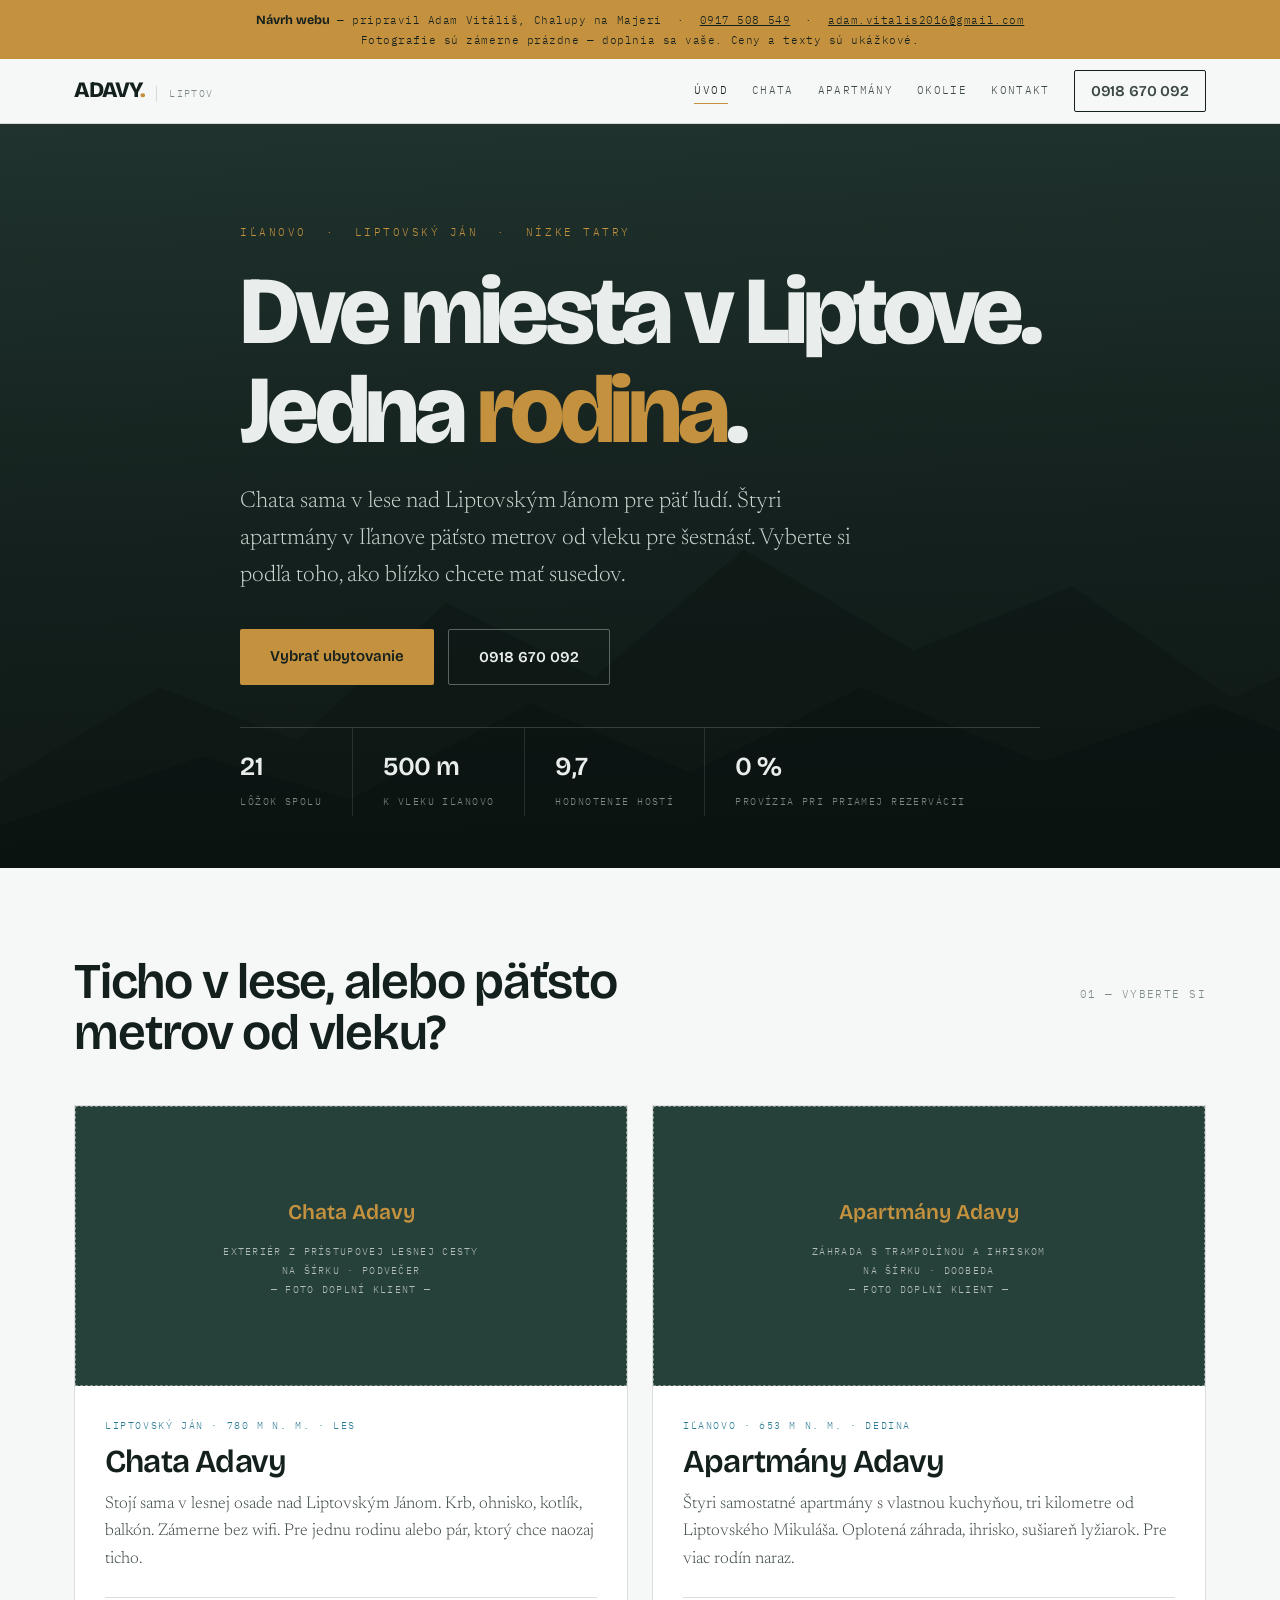
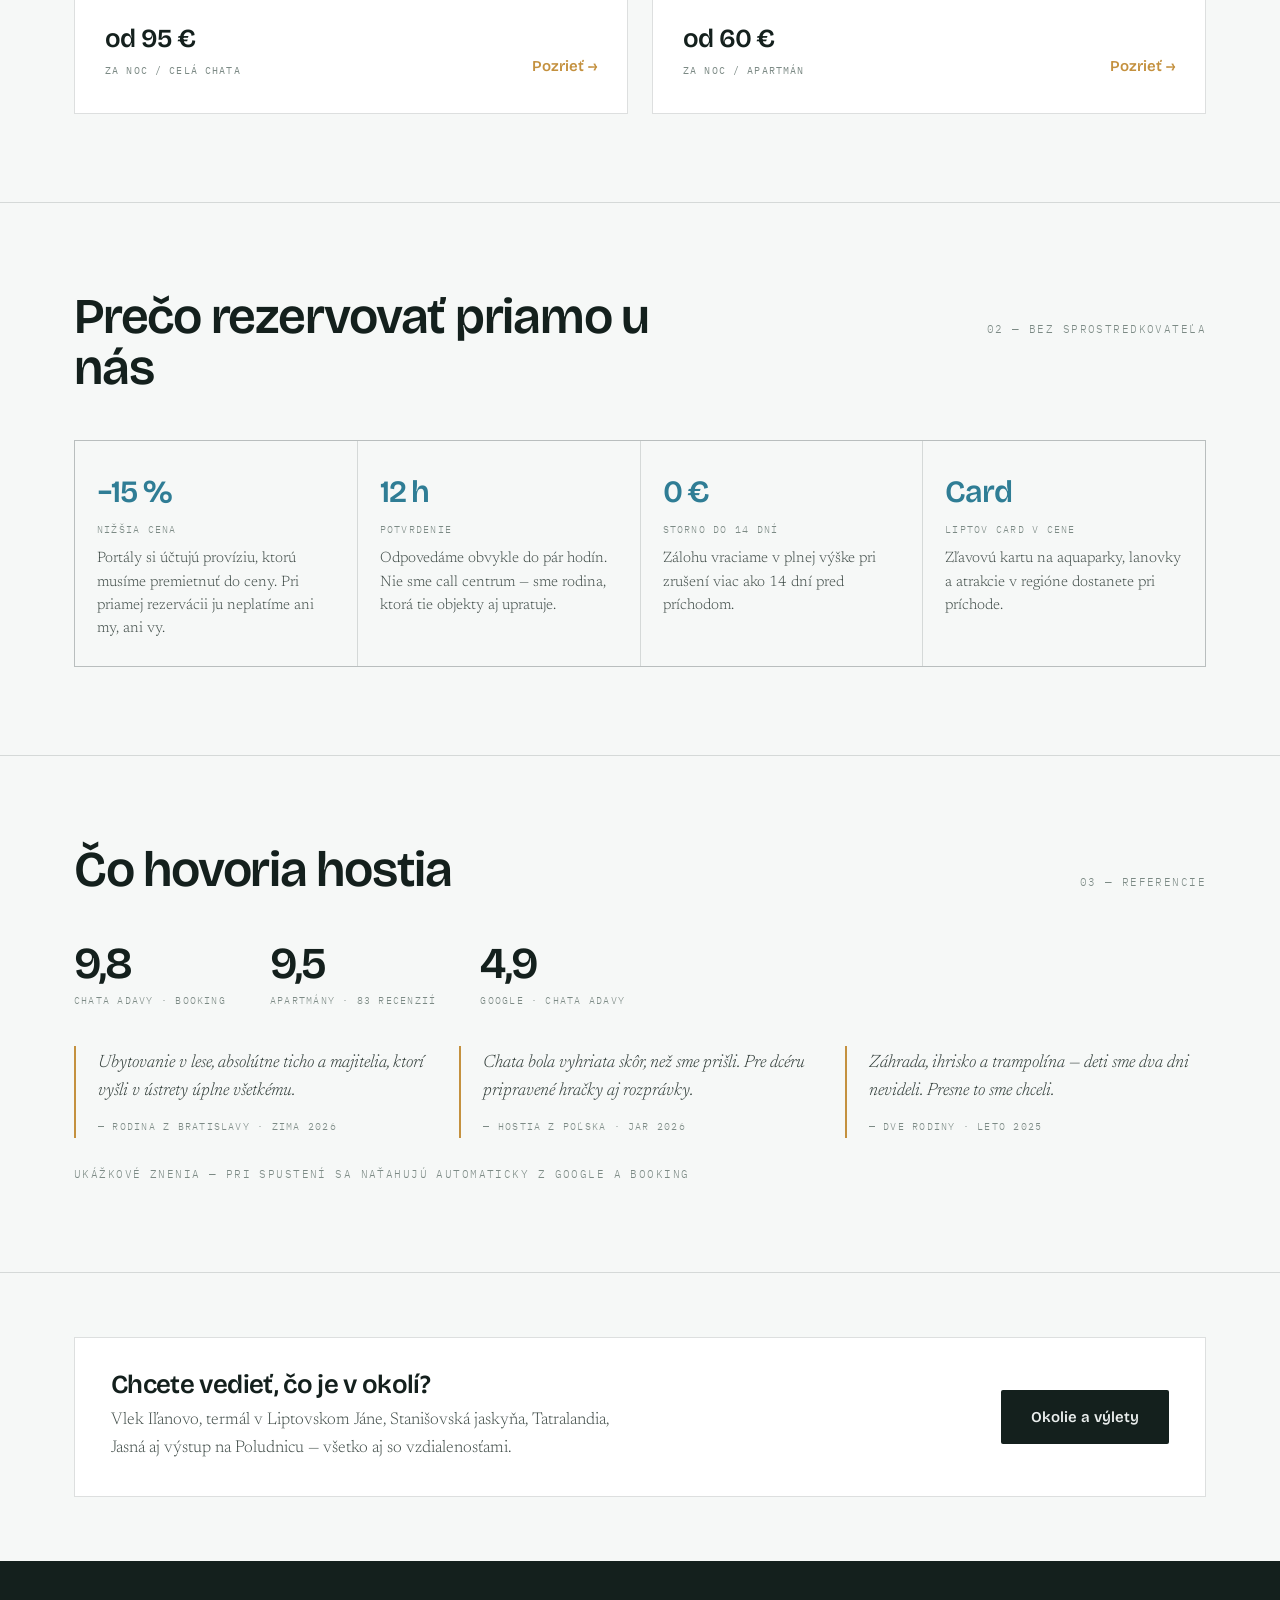
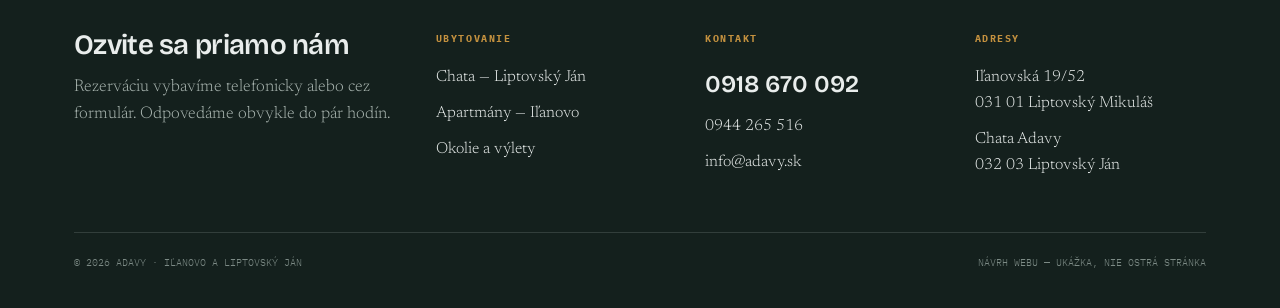
<file: index.html>
<!DOCTYPE html>
<html lang="sk">
<head>
<meta charset="utf-8">
<meta name="viewport" content="width=device-width, initial-scale=1, viewport-fit=cover">
<title>Adavy — chata a apartmány v Liptove | Iľanovo a Liptovský Ján</title>
<meta name="description" content="Chata v lese pre 5 osôb v Liptovskom Jáne a 4 apartmány pre 16 osôb v Iľanove. 500 m od vleku, 10 minút od termálu. Rezervujte priamo u majiteľa bez provízie.">
<meta name="robots" content="noindex,nofollow">
<link rel="canonical" href="https://www.adavy.sk/">
<meta property="og:title" content="Adavy — chata a apartmány v Liptove">
<meta property="og:description" content="Chata v lese v Liptovskom Jáne a štyri apartmány v Iľanove. Priama rezervácia bez provízie.">
<meta property="og:type" content="website">
<link rel="preconnect" href="https://fonts.googleapis.com">
<link rel="preconnect" href="https://fonts.gstatic.com" crossorigin>
<link href="https://fonts.googleapis.com/css2?family=Bricolage+Grotesque:opsz,wght@12..96,400;12..96,600;12..96,800&family=Newsreader:ital,opsz,wght@0,6..72,300;0,6..72,400;1,6..72,300&family=IBM+Plex+Mono:wght@400;500&display=swap" rel="stylesheet">
<link rel="stylesheet" href="./style.css">
</head>
<body>

<a class="skip" href="#obsah">Preskočiť na obsah</a>

<div class="draftbar">
  <b>Návrh webu</b> — pripravil Adam Vitáliš, Chalupy na Majeri &nbsp;·&nbsp;
  <a href="tel:+421917508549">0917 508 549</a> &nbsp;·&nbsp;
  <a href="mailto:adam.vitalis2016@gmail.com">adam.vitalis2016@gmail.com</a><br>
  Fotografie sú zámerne prázdne — doplnia sa vaše. Ceny a texty sú ukážkové.
</div>

<nav class="nav">
  <div class="nav-in">
    <a href="./" class="brand"><span class="logo">ADAVY<span>.</span></span>
      <span class="alt-badge">Liptov</span></a>
        <input type="checkbox" id="navtoggle" class="nav-check" aria-label="Menu">
    <div class="nav-links" id="navLinks">
      <a href="./" aria-current="page">Úvod</a>
      <a href="./chata-liptovsky-jan/">Chata</a>
      <a href="./apartmany-ilanovo/">Apartmány</a>
      <a href="./okolie/">Okolie</a>
      <a href="./kontakt/">Kontakt</a>
      <a href="tel:+421918670092" class="nav-tel">0918 670 092</a>
    </div>
    <label for="navtoggle" class="nav-toggle"><span></span><span></span><span></span></label>
  </div>
</nav>

<main id="obsah">

<header class="hero hero-home">
  <div class="hero-bg"></div>
  <svg class="ridge" viewBox="0 0 1400 420" preserveAspectRatio="none" aria-hidden="true">
    <path d="M0 340 L150 250 L280 300 L420 170 L560 240 L700 120 L860 215 L1010 155 L1160 260 L1280 205 L1400 280 L1400 420 L0 420 Z" fill="#0B1512" opacity=".85"/>
    <path d="M0 380 L190 315 L330 355 L500 265 L650 330 L810 250 L980 320 L1140 265 L1300 330 L1400 300 L1400 420 L0 420 Z" fill="#080F0D"/>
  </svg>
  <div class="wrap">
    <div class="eyebrow">Iľanovo &nbsp;·&nbsp; Liptovský Ján &nbsp;·&nbsp; Nízke Tatry</div>
    <h1>Dve miesta v Liptove.<br>Jedna <em>rodina</em>.</h1>
    <p class="lede">Chata sama v lese nad Liptovským Jánom pre päť ľudí. Štyri apartmány v Iľanove päťsto metrov od vleku pre šestnásť. Vyberte si podľa toho, ako blízko chcete mať susedov.</p>
    <div class="hero-cta">
      <a href="#vyber" class="btn btn-primary">Vybrať ubytovanie</a>
      <a href="tel:+421918670092" class="btn btn-ghost">0918 670 092</a>
    </div>
    <div class="hero-meta">
      <div><b>21</b><span>lôžok spolu</span></div>
      <div><b>500 m</b><span>k vleku Iľanovo</span></div>
      <div><b>9,7</b><span>hodnotenie hostí</span></div>
      <div><b>0 %</b><span>provízia pri priamej rezervácii</span></div>
    </div>
  </div>
</header>

<section id="vyber">
  <div class="wrap">
    <div class="sec-head">
      <h2>Ticho v lese, alebo päťsto metrov od vleku?</h2>
      <div class="mono">01 — Vyberte si</div>
    </div>

    <div class="choose">
      <a class="card" href="./chata-liptovsky-jan/">
        <div class="ph"><b>Chata Adavy</b>Exteriér z prístupovej lesnej cesty<br>na šírku · podvečer<br>— foto doplní klient —</div>
        <div class="card-body">
          <div class="card-alt">Liptovský Ján · 780 m n. m. · les</div>
          <h3>Chata Adavy</h3>
          <p>Stojí sama v lesnej osade nad Liptovským Jánom. Krb, ohnisko, kotlík, balkón. Zámerne bez wifi. Pre jednu rodinu alebo pár, ktorý chce naozaj ticho.</p>
          <div class="card-foot">
            <b>od 95 €<small>za noc / celá chata</small></b>
            <em>Pozrieť →</em>
          </div>
        </div>
      </a>

      <a class="card" href="./apartmany-ilanovo/">
        <div class="ph"><b>Apartmány Adavy</b>Záhrada s trampolínou a ihriskom<br>na šírku · doobeda<br>— foto doplní klient —</div>
        <div class="card-body">
          <div class="card-alt">Iľanovo · 653 m n. m. · dedina</div>
          <h3>Apartmány Adavy</h3>
          <p>Štyri samostatné apartmány s vlastnou kuchyňou, tri kilometre od Liptovského Mikuláša. Oplotená záhrada, ihrisko, sušiareň lyžiarok. Pre viac rodín naraz.</p>
          <div class="card-foot">
            <b>od 60 €<small>za noc / apartmán</small></b>
            <em>Pozrieť →</em>
          </div>
        </div>
      </a>
    </div>
  </div>
</section>

<section>
  <div class="wrap">
    <div class="sec-head">
      <h2>Prečo rezervovať priamo u nás</h2>
      <div class="mono">02 — Bez sprostredkovateľa</div>
    </div>
    <div class="okolie">
      <div class="ok"><b>−15 %</b><em>Nižšia cena</em><p>Portály si účtujú províziu, ktorú musíme premietnuť do ceny. Pri priamej rezervácii ju neplatíme ani my, ani vy.</p></div>
      <div class="ok"><b>12 h</b><em>Potvrdenie</em><p>Odpovedáme obvykle do pár hodín. Nie sme call centrum — sme rodina, ktorá tie objekty aj upratuje.</p></div>
      <div class="ok"><b>0 €</b><em>Storno do 14 dní</em><p>Zálohu vraciame v plnej výške pri zrušení viac ako 14 dní pred príchodom.</p></div>
      <div class="ok"><b>Card</b><em>Liptov Card v cene</em><p>Zľavovú kartu na aquaparky, lanovky a atrakcie v regióne dostanete pri príchode.</p></div>
    </div>
  </div>
</section>

<section>
  <div class="wrap">
    <div class="sec-head">
      <h2>Čo hovoria hostia</h2>
      <div class="mono">03 — Referencie</div>
    </div>
    <div class="score">
      <div><b>9,8</b><span>Chata Adavy · Booking</span></div>
      <div><b>9,5</b><span>Apartmány · 83 recenzií</span></div>
      <div><b>4,9</b><span>Google · Chata Adavy</span></div>
    </div>
    <div class="revs">
      <div class="rev"><p>Ubytovanie v lese, absolútne ticho a majitelia, ktorí vyšli v ústrety úplne všetkému.</p><cite>— Rodina z Bratislavy · zima 2026</cite></div>
      <div class="rev"><p>Chata bola vyhriata skôr, než sme prišli. Pre dcéru pripravené hračky aj rozprávky.</p><cite>— Hostia z Poľska · jar 2026</cite></div>
      <div class="rev"><p>Záhrada, ihrisko a trampolína — deti sme dva dni nevideli. Presne to sme chceli.</p><cite>— Dve rodiny · leto 2025</cite></div>
    </div>
    <p class="mono" style="margin-top:28px;color:var(--kamen)">Ukážkové znenia — pri spustení sa naťahujú automaticky z Google a Booking</p>
  </div>
</section>

<section class="tight last">
  <div class="wrap">
    <div class="cross">
      <div>
        <h3>Chcete vedieť, čo je v okolí?</h3>
        <p>Vlek Iľanovo, termál v Liptovskom Jáne, Stanišovská jaskyňa, Tatralandia, Jasná aj výstup na Poludnicu — všetko aj so vzdialenosťami.</p>
      </div>
      <a href="./okolie/" class="btn btn-dark">Okolie a výlety</a>
    </div>
  </div>
</section>

</main>

<footer>
  <div class="wrap">
    <div class="foot">
      <div>
        <h3>Ozvite sa priamo nám</h3>
        <p>Rezerváciu vybavíme telefonicky alebo cez formulár. Odpovedáme obvykle do pár hodín.</p>
      </div>
      <div>
        <h5>Ubytovanie</h5>
        <a href="./chata-liptovsky-jan/">Chata — Liptovský Ján</a>
        <a href="./apartmany-ilanovo/">Apartmány — Iľanovo</a>
        <a href="./okolie/">Okolie a výlety</a>
      </div>
      <div>
        <h5>Kontakt</h5>
        <a href="tel:+421918670092" class="tel">0918 670 092</a>
        <a href="tel:+421944265516">0944 265 516</a>
        <a href="mailto:info@adavy.sk">info@adavy.sk</a>
      </div>
      <div>
        <h5>Adresy</h5>
        <a href="./kontakt/">Iľanovská 19/52<br>031 01 Liptovský Mikuláš</a>
        <a href="./kontakt/">Chata Adavy<br>032 03 Liptovský Ján</a>
      </div>
    </div>
    <div class="legal">
      <span>© 2026 Adavy · Iľanovo a Liptovský Ján</span>
      <span>Návrh webu — ukážka, nie ostrá stránka</span>
    </div>
  </div>
</footer>

<div class="sticky">
  <a href="tel:+421918670092" style="background:var(--drevo);color:var(--noc)">Zavolať</a>
  <a href="#vyber" style="border:1px solid rgba(233,237,236,.35);color:var(--sneh)">Vybrať ubytovanie</a>
</div>

<script src="./menu.js"></script>
</body>
</html>
</file>
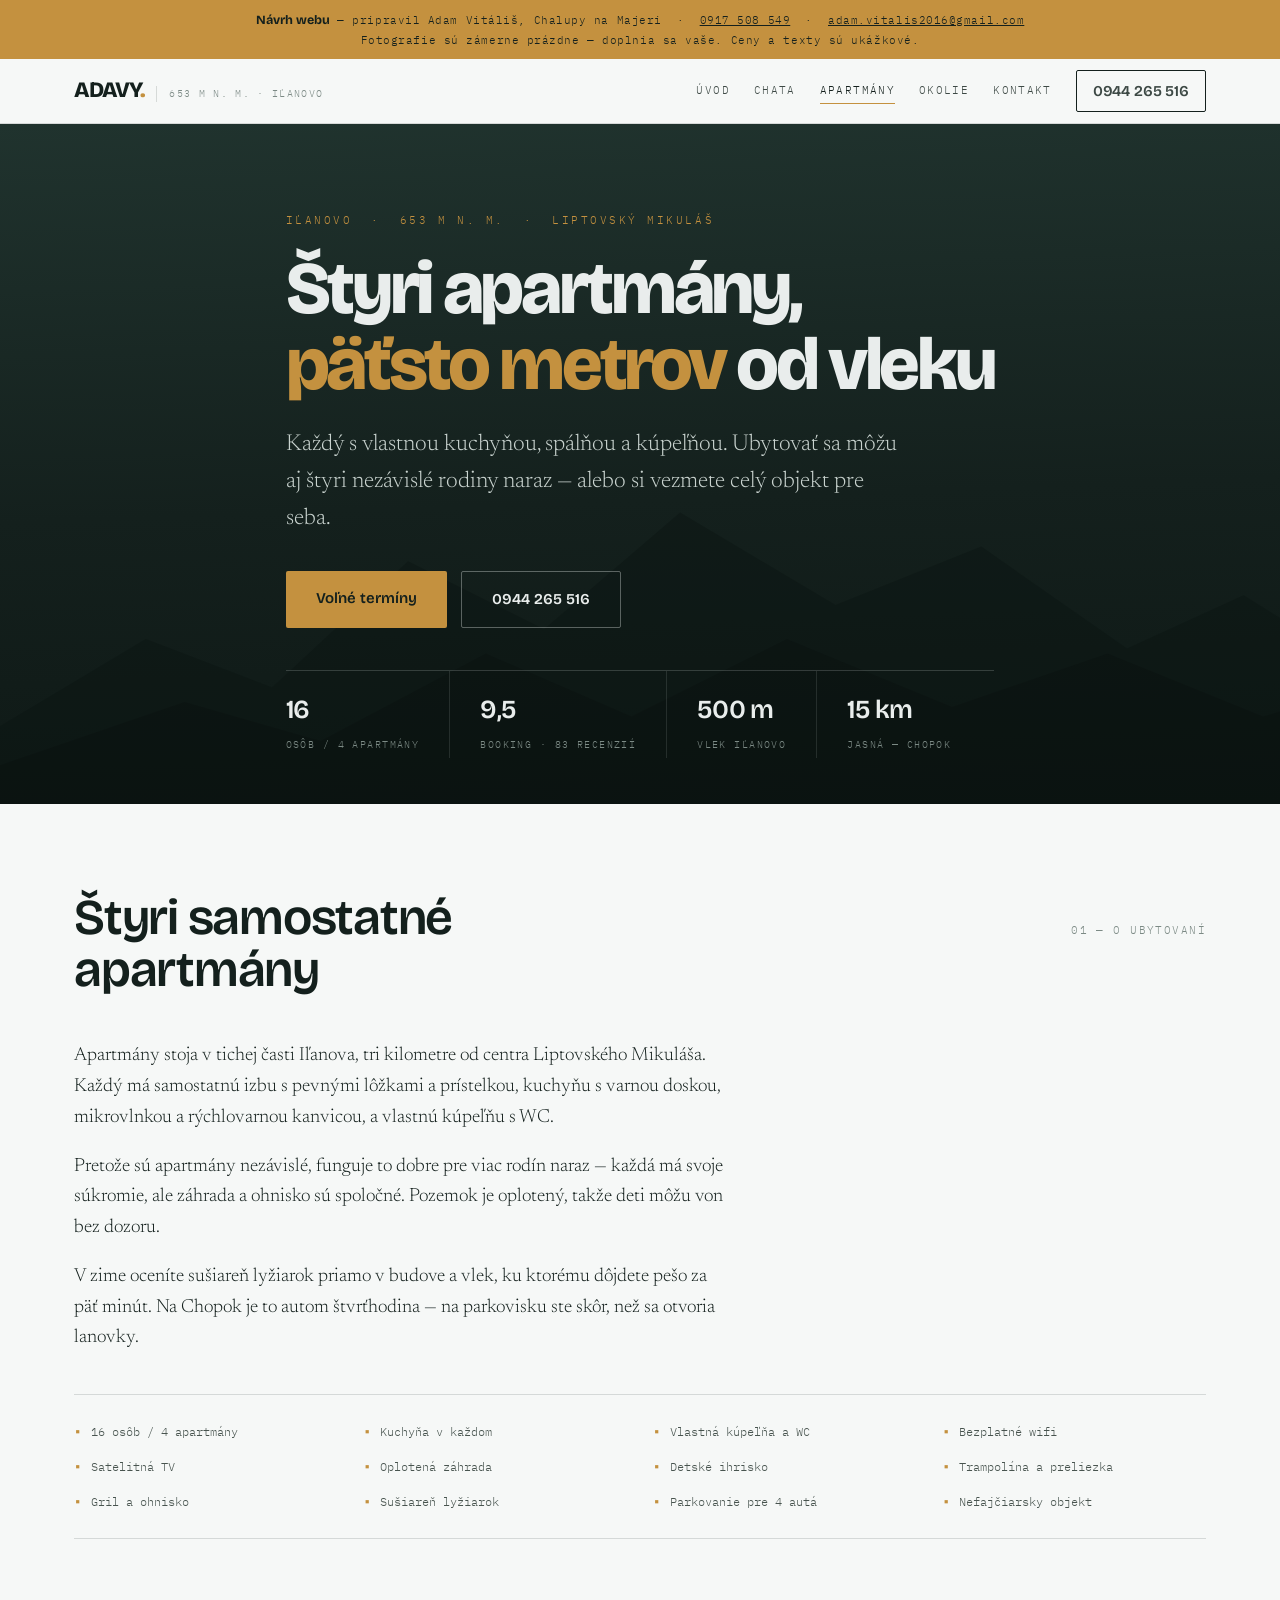
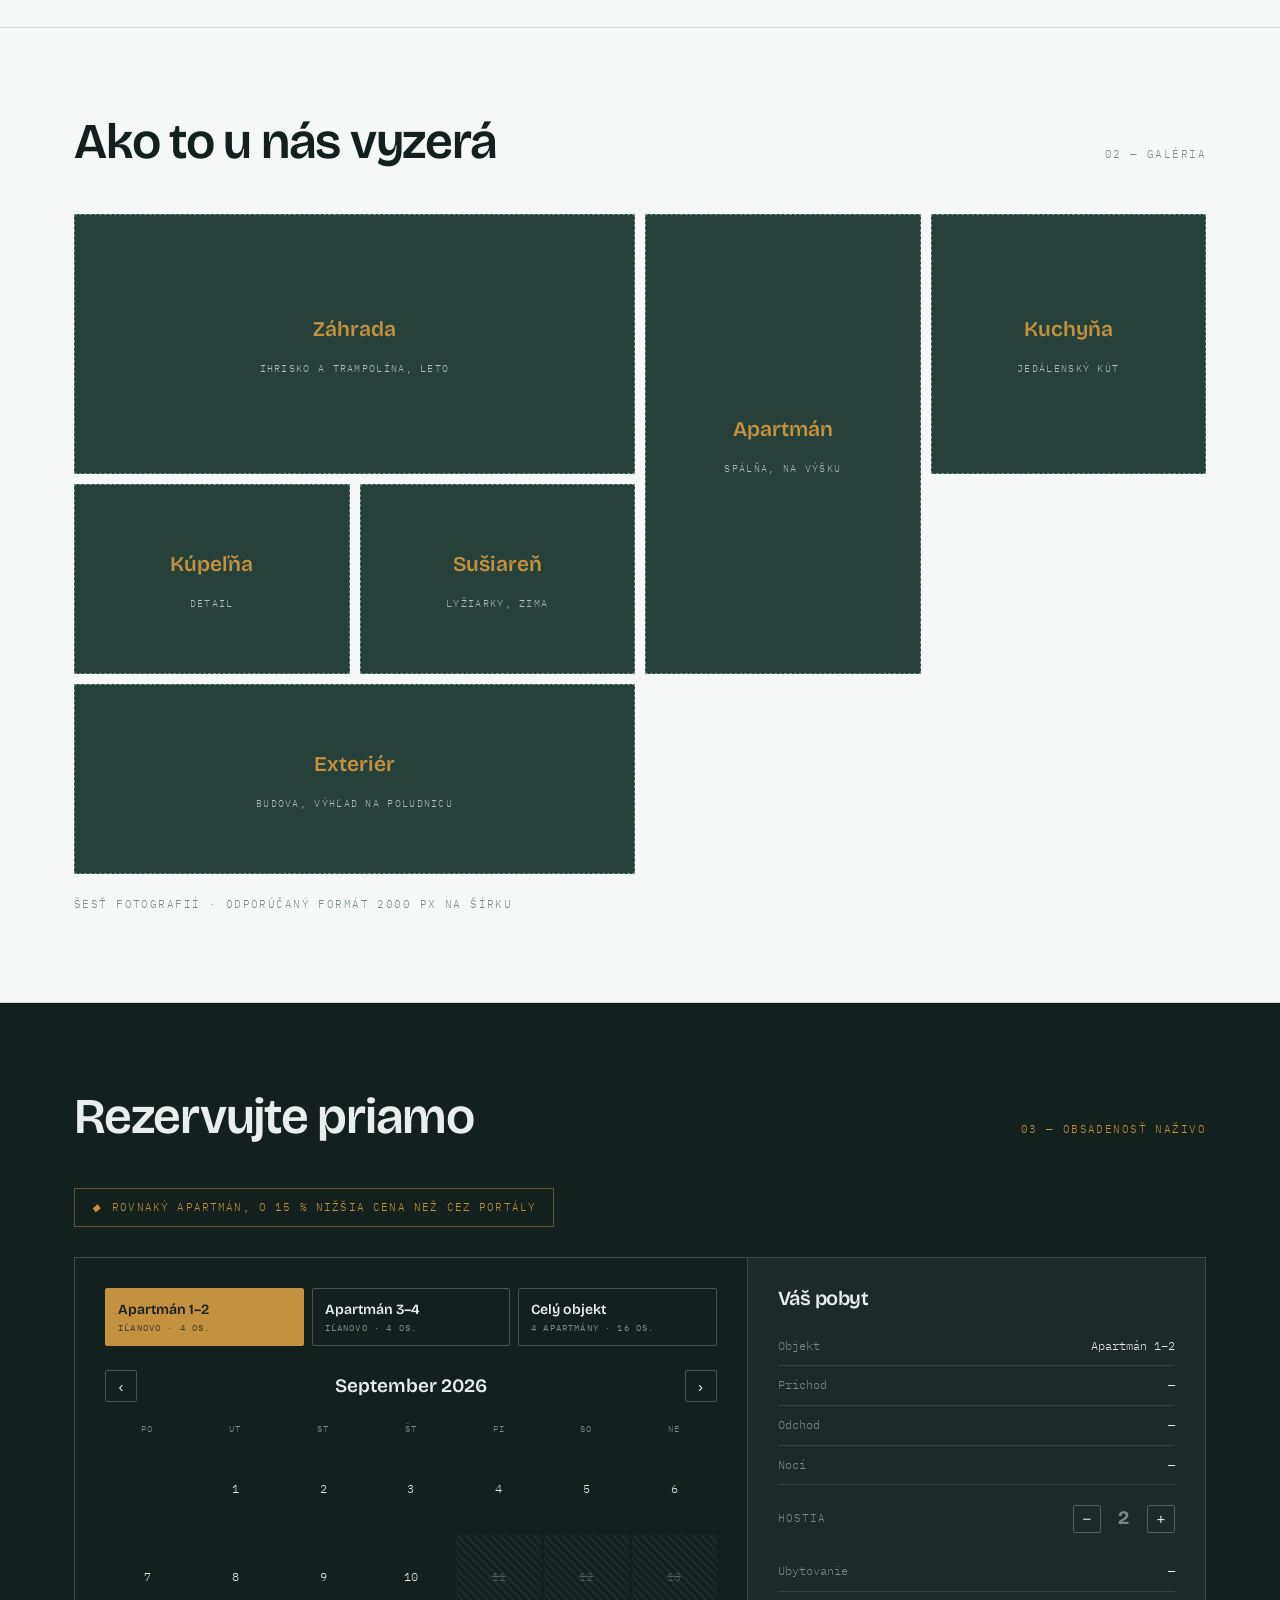
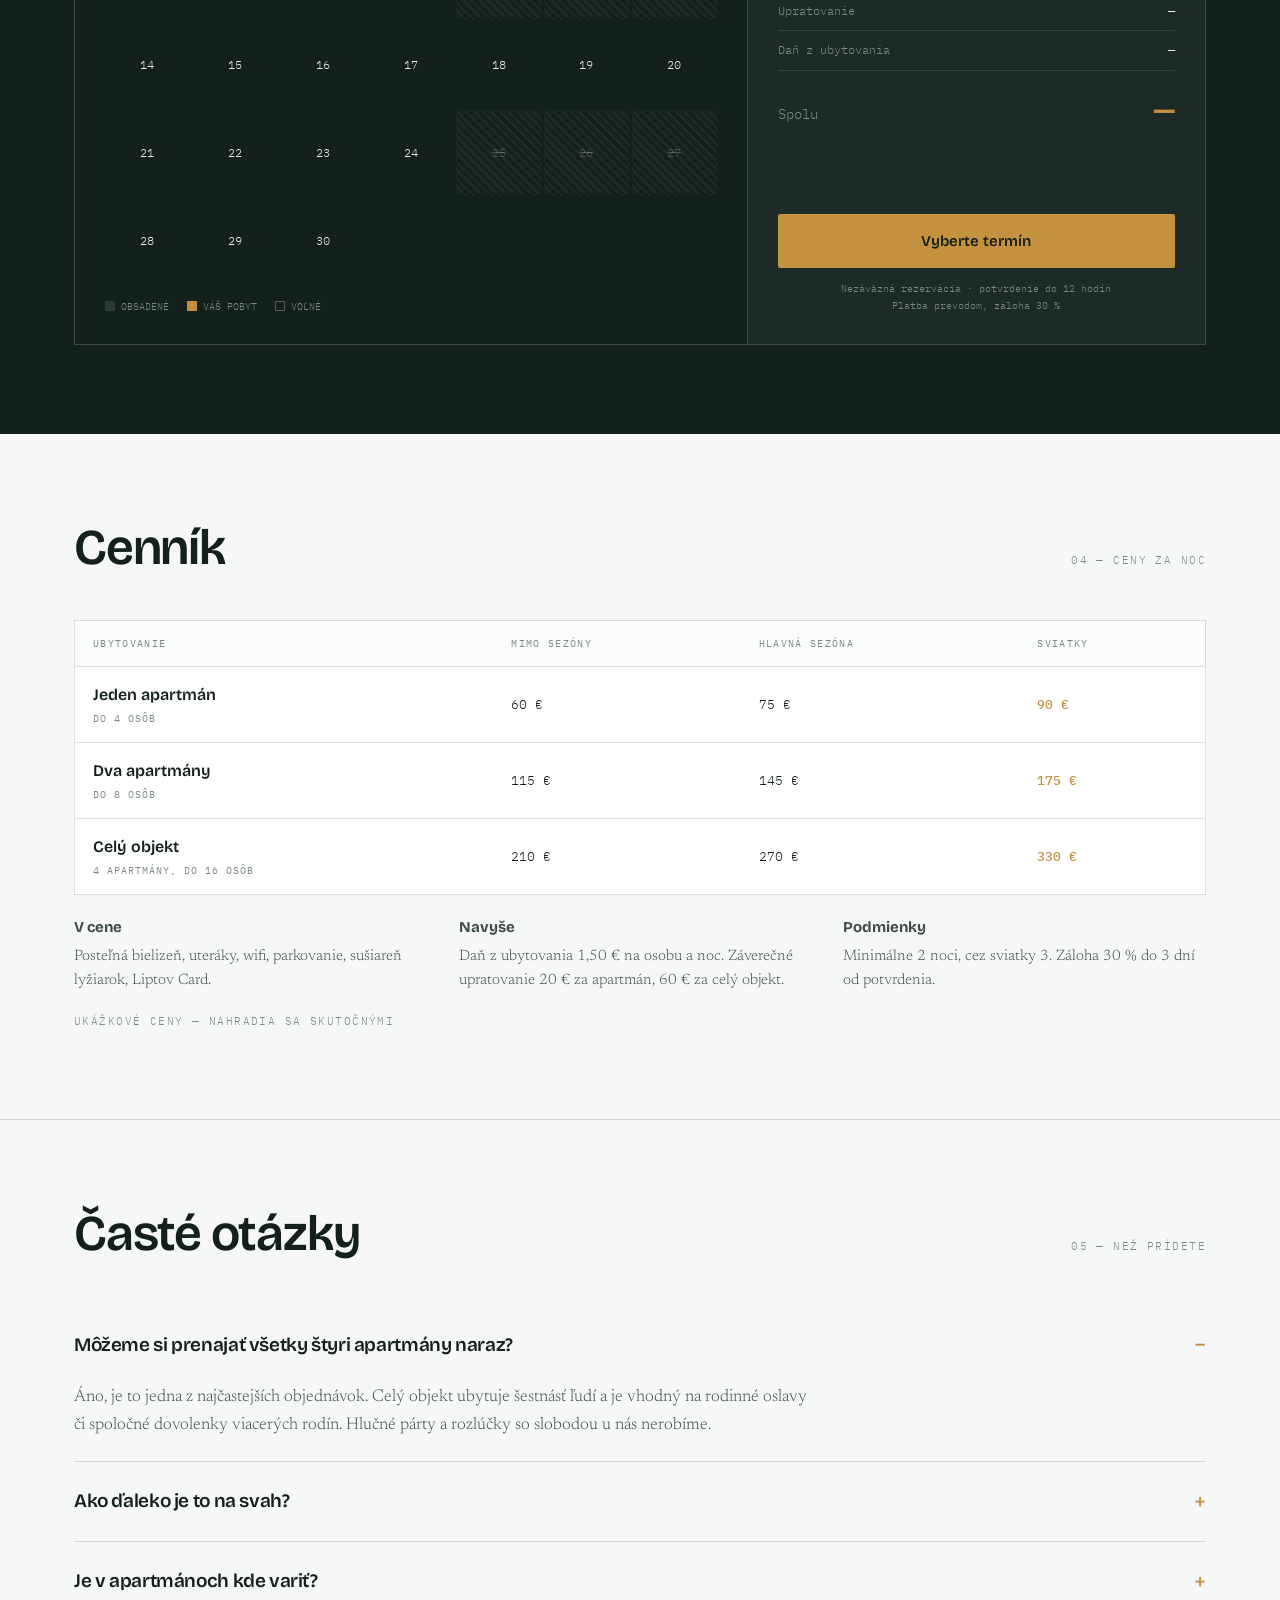
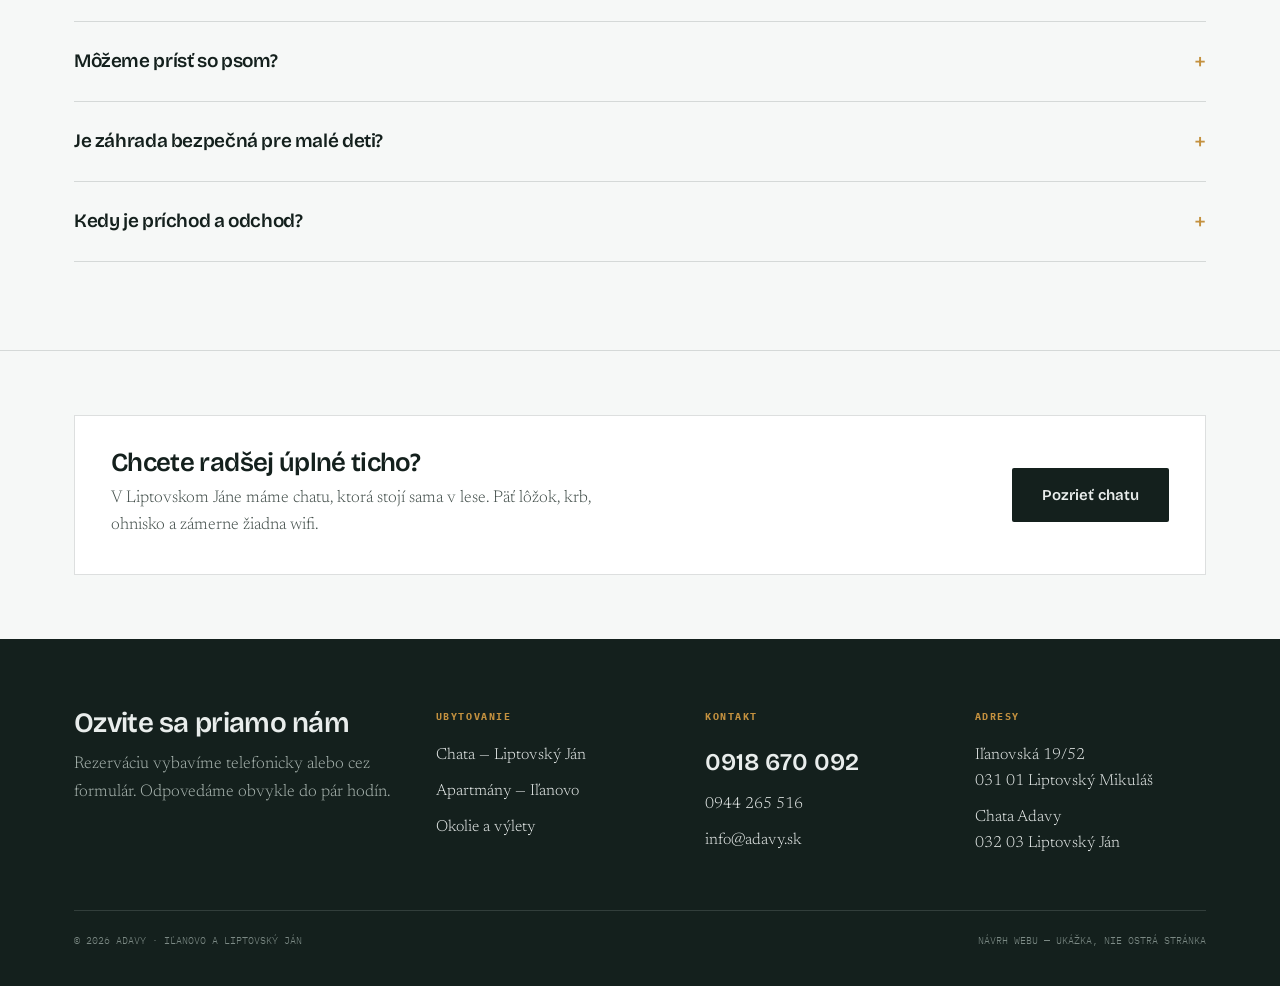
<file: apartmany-ilanovo/index.html>
<!DOCTYPE html>
<html lang="sk">
<head>
<meta charset="utf-8">
<meta name="viewport" content="width=device-width, initial-scale=1, viewport-fit=cover">
<title>Apartmány Adavy Iľanovo — 4 apartmány, 500 m od vleku | Liptov</title>
<meta name="description" content="Štyri samostatné apartmány s kuchyňou v tichom Iľanove, 3 km od Liptovského Mikuláša. Oplotená záhrada, ihrisko, sušiareň lyžiarok. Tatralandia 8 km, Jasná 15 km.">
<meta name="robots" content="noindex,nofollow">
<link rel="canonical" href="https://www.adavy.sk/apartmany-ilanovo/">
<meta property="og:title" content="Apartmány Adavy Iľanovo — 4 apartmány, 500 m od vleku">
<meta property="og:description" content="Štyri samostatné apartmány pre 16 osôb. Záhrada, ihrisko, sušiareň lyžiarok. Rezervujte priamo.">
<meta property="og:type" content="website">
<link rel="preconnect" href="https://fonts.googleapis.com">
<link rel="preconnect" href="https://fonts.gstatic.com" crossorigin>
<link href="https://fonts.googleapis.com/css2?family=Bricolage+Grotesque:opsz,wght@12..96,400;12..96,600;12..96,800&family=Newsreader:ital,opsz,wght@0,6..72,300;0,6..72,400;1,6..72,300&family=IBM+Plex+Mono:wght@400;500&display=swap" rel="stylesheet">
<link rel="stylesheet" href="../style.css">
<script type="application/ld+json">
{
  "@context":"https://schema.org",
  "@type":"LodgingBusiness",
  "name":"Apartmány Adavy",
  "description":"Štyri samostatné apartmány pre 16 osôb v Iľanove, 500 m od lyžiarskeho vleku a 3 km od centra Liptovského Mikuláša.",
  "url":"https://www.adavy.sk/apartmany-ilanovo/",
  "telephone":"+421944265516",
  "email":"info@adavy.sk",
  "priceRange":"60–90 €",
  "petsAllowed":false,
  "address":{"@type":"PostalAddress","streetAddress":"Iľanovská 19/52",
    "addressLocality":"Liptovský Mikuláš","postalCode":"031 01",
    "addressRegion":"Žilinský kraj","addressCountry":"SK"},
  "amenityFeature":[
    {"@type":"LocationFeatureSpecification","name":"Bezplatné wifi","value":true},
    {"@type":"LocationFeatureSpecification","name":"Kuchyňa v každom apartmáne","value":true},
    {"@type":"LocationFeatureSpecification","name":"Detské ihrisko","value":true},
    {"@type":"LocationFeatureSpecification","name":"Sušiareň lyžiarok","value":true},
    {"@type":"LocationFeatureSpecification","name":"Bezplatné parkovanie","value":true}
  ]
}
</script>
</head>
<body>

<a class="skip" href="#obsah">Preskočiť na obsah</a>

<div class="draftbar">
  <b>Návrh webu</b> — pripravil Adam Vitáliš, Chalupy na Majeri &nbsp;·&nbsp;
  <a href="tel:+421917508549">0917 508 549</a> &nbsp;·&nbsp;
  <a href="mailto:adam.vitalis2016@gmail.com">adam.vitalis2016@gmail.com</a><br>
  Fotografie sú zámerne prázdne — doplnia sa vaše. Ceny a texty sú ukážkové.
</div>

<nav class="nav">
  <div class="nav-in">
    <a href="../" class="brand"><span class="logo">ADAVY<span>.</span></span>
      <span class="alt-badge">653 m n. m. · Iľanovo</span></a>
        <input type="checkbox" id="navtoggle" class="nav-check" aria-label="Menu">
    <div class="nav-links" id="navLinks">
      <a href="../">Úvod</a>
      <a href="../chata-liptovsky-jan/">Chata</a>
      <a href="../apartmany-ilanovo/" aria-current="page">Apartmány</a>
      <a href="../okolie/">Okolie</a>
      <a href="../kontakt/">Kontakt</a>
      <a href="tel:+421944265516" class="nav-tel">0944 265 516</a>
    </div>
    <label for="navtoggle" class="nav-toggle"><span></span><span></span><span></span></label>
  </div>
</nav>

<main id="obsah">

<header class="hero hero-page">
  <div class="hero-bg"></div>
  <svg class="ridge" viewBox="0 0 1400 420" preserveAspectRatio="none" aria-hidden="true">
    <path d="M0 340 L150 250 L280 300 L420 170 L560 240 L700 120 L860 215 L1010 155 L1160 260 L1280 205 L1400 280 L1400 420 L0 420 Z" fill="#0B1512" opacity=".85"/>
    <path d="M0 380 L190 315 L330 355 L500 265 L650 330 L810 250 L980 320 L1140 265 L1300 330 L1400 300 L1400 420 L0 420 Z" fill="#080F0D"/>
  </svg>
  <div class="wrap">
    <div class="eyebrow">Iľanovo &nbsp;·&nbsp; 653 m n. m. &nbsp;·&nbsp; Liptovský Mikuláš</div>
    <h1>Štyri apartmány,<br><em>päťsto metrov</em> od vleku</h1>
    <p class="lede">Každý s vlastnou kuchyňou, spálňou a kúpeľňou. Ubytovať sa môžu aj štyri nezávislé rodiny naraz — alebo si vezmete celý objekt pre seba.</p>
    <div class="hero-cta">
      <a href="#rezervacia" class="btn btn-primary">Voľné termíny</a>
      <a href="tel:+421944265516" class="btn btn-ghost">0944 265 516</a>
    </div>
    <div class="hero-meta">
      <div><b>16</b><span>osôb / 4 apartmány</span></div>
      <div><b>9,5</b><span>Booking · 83 recenzií</span></div>
      <div><b>500 m</b><span>vlek Iľanovo</span></div>
      <div><b>15 km</b><span>Jasná — Chopok</span></div>
    </div>
  </div>
</header>

<section>
  <div class="wrap">
    <div class="sec-head">
      <h2>Štyri samostatné apartmány</h2>
      <div class="mono">01 — O ubytovaní</div>
    </div>
    <div class="prose">
      <p>Apartmány stoja v tichej časti Iľanova, tri kilometre od centra Liptovského Mikuláša. Každý má samostatnú izbu s pevnými lôžkami a prístelkou, kuchyňu s varnou doskou, mikrovlnkou a rýchlovarnou kanvicou, a vlastnú kúpeľňu s WC.</p>
      <p>Pretože sú apartmány nezávislé, funguje to dobre pre viac rodín naraz — každá má svoje súkromie, ale záhrada a ohnisko sú spoločné. Pozemok je oplotený, takže deti môžu von bez dozoru.</p>
      <p>V zime oceníte sušiareň lyžiarok priamo v budove a vlek, ku ktorému dôjdete pešo za päť minút. Na Chopok je to autom štvrťhodina — na parkovisku ste skôr, než sa otvoria lanovky.</p>
    </div>
    <div class="facts" style="margin-top:40px">
      <div><i>▪</i>16 osôb / 4 apartmány</div>
      <div><i>▪</i>Kuchyňa v každom</div>
      <div><i>▪</i>Vlastná kúpeľňa a WC</div>
      <div><i>▪</i>Bezplatné wifi</div>
      <div><i>▪</i>Satelitná TV</div>
      <div><i>▪</i>Oplotená záhrada</div>
      <div><i>▪</i>Detské ihrisko</div>
      <div><i>▪</i>Trampolína a preliezka</div>
      <div><i>▪</i>Gril a ohnisko</div>
      <div><i>▪</i>Sušiareň lyžiarok</div>
      <div><i>▪</i>Parkovanie pre 4 autá</div>
      <div><i>▪</i>Nefajčiarsky objekt</div>
    </div>
  </div>
</section>

<section>
  <div class="wrap">
    <div class="sec-head">
      <h2>Ako to u nás vyzerá</h2>
      <div class="mono">02 — Galéria</div>
    </div>
    <div class="gal">
      <div class="ph g-wide" style="min-height:260px"><b>Záhrada</b>ihrisko a trampolína, leto</div>
      <div class="ph g-tall"><b>Apartmán</b>spálňa, na výšku</div>
      <div class="ph"><b>Kuchyňa</b>jedálenský kút</div>
      <div class="ph"><b>Kúpeľňa</b>detail</div>
      <div class="ph"><b>Sušiareň</b>lyžiarky, zima</div>
      <div class="ph g-wide"><b>Exteriér</b>budova, výhľad na Poludnicu</div>
    </div>
    <p class="mono" style="margin-top:22px;color:var(--kamen)">Šesť fotografií · odporúčaný formát 2000 px na šírku</p>
  </div>
</section>

<section class="book-sec" id="rezervacia">
  <div class="wrap">
    <div class="sec-head">
      <h2>Rezervujte priamo</h2>
      <div class="mono">03 — Obsadenosť naživo</div>
    </div>
    <div class="nokom"><i>◆</i> Rovnaký apartmán, o 15 % nižšia cena než cez portály</div>
    <div id="booker" data-units="apartmany"></div>
  </div>
</section>

<section id="cennik">
  <div class="wrap">
    <div class="sec-head">
      <h2>Cenník</h2>
      <div class="mono">04 — Ceny za noc</div>
    </div>
    <table class="cen">
      <thead><tr><th>Ubytovanie</th><th>Mimo sezóny</th><th>Hlavná sezóna</th><th>Sviatky</th></tr></thead>
      <tbody>
        <tr><td>Jeden apartmán<span class="sub">do 4 osôb</span></td><td>60 €</td><td>75 €</td><td class="hi">90 €</td></tr>
        <tr><td>Dva apartmány<span class="sub">do 8 osôb</span></td><td>115 €</td><td>145 €</td><td class="hi">175 €</td></tr>
        <tr><td>Celý objekt<span class="sub">4 apartmány, do 16 osôb</span></td><td>210 €</td><td>270 €</td><td class="hi">330 €</td></tr>
      </tbody>
    </table>
    <div class="cen-note">
      <div><b>V cene</b>Posteľná bielizeň, uteráky, wifi, parkovanie, sušiareň lyžiarok, Liptov Card.</div>
      <div><b>Navyše</b>Daň z ubytovania 1,50 € na osobu a noc. Záverečné upratovanie 20 € za apartmán, 60 € za celý objekt.</div>
      <div><b>Podmienky</b>Minimálne 2 noci, cez sviatky 3. Záloha 30 % do 3 dní od potvrdenia.</div>
    </div>
    <p class="mono" style="margin-top:20px;color:var(--kamen)">Ukážkové ceny — nahradia sa skutočnými</p>
  </div>
</section>

<section>
  <div class="wrap">
    <div class="sec-head">
      <h2>Časté otázky</h2>
      <div class="mono">05 — Než prídete</div>
    </div>
    <div class="faq">
      <details open><summary>Môžeme si prenajať všetky štyri apartmány naraz?</summary>
        <p>Áno, je to jedna z najčastejších objednávok. Celý objekt ubytuje šestnásť ľudí a je vhodný na rodinné oslavy či spoločné dovolenky viacerých rodín. Hlučné párty a rozlúčky so slobodou u nás nerobíme.</p></details>
      <details><summary>Ako ďaleko je to na svah?</summary>
        <p>K vleku Iľanovo je to päťsto metrov, prejdete pešo. Ski centrum Opalisko v Závažnej Porube je kilometer, Žiarce päť kilometrov a Jasná — Chopok pätnásť kilometrov autom.</p></details>
      <details><summary>Je v apartmánoch kde variť?</summary>
        <p>Áno, každý apartmán má vlastnú kuchyňu s elektrickou varnou doskou, mikrovlnkou, chladničkou a rýchlovarnou kanvicou. Obchod s potravinami je dvesto metrov.</p></details>
      <details><summary>Môžeme prísť so psom?</summary>
        <p>Bohužiaľ nie. Máme hostí s alergiami a nevieme to zaručiť inak.</p></details>
      <details><summary>Je záhrada bezpečná pre malé deti?</summary>
        <p>Pozemok je celý oplotený, takže deti môžu von bez toho, aby ste ich museli strážiť pri ceste. K dispozícii je ihrisko, trampolína, preliezka, šmýkačka a hojdačka. Detskú stoličku aj postieľku pripravíme na požiadanie.</p></details>
      <details><summary>Kedy je príchod a odchod?</summary>
        <p>Ubytovať sa môžete od 15.00, najneskôr do 20.00. Odchod do 10.00. Ak potrebujete iný čas, stačí napísať vopred a dohodneme sa.</p></details>
    </div>
  </div>
</section>

<section class="tight last">
  <div class="wrap">
    <div class="cross">
      <div>
        <h3>Chcete radšej úplné ticho?</h3>
        <p>V Liptovskom Jáne máme chatu, ktorá stojí sama v lese. Päť lôžok, krb, ohnisko a zámerne žiadna wifi.</p>
      </div>
      <a href="../chata-liptovsky-jan/" class="btn btn-dark">Pozrieť chatu</a>
    </div>
  </div>
</section>

</main>

<footer>
  <div class="wrap">
    <div class="foot">
      <div>
        <h3>Ozvite sa priamo nám</h3>
        <p>Rezerváciu vybavíme telefonicky alebo cez formulár. Odpovedáme obvykle do pár hodín.</p>
      </div>
      <div>
        <h5>Ubytovanie</h5>
        <a href="../chata-liptovsky-jan/">Chata — Liptovský Ján</a>
        <a href="../apartmany-ilanovo/">Apartmány — Iľanovo</a>
        <a href="../okolie/">Okolie a výlety</a>
      </div>
      <div>
        <h5>Kontakt</h5>
        <a href="tel:+421918670092" class="tel">0918 670 092</a>
        <a href="tel:+421944265516">0944 265 516</a>
        <a href="mailto:info@adavy.sk">info@adavy.sk</a>
      </div>
      <div>
        <h5>Adresy</h5>
        <a href="../kontakt/">Iľanovská 19/52<br>031 01 Liptovský Mikuláš</a>
        <a href="../kontakt/">Chata Adavy<br>032 03 Liptovský Ján</a>
      </div>
    </div>
    <div class="legal">
      <span>© 2026 Adavy · Iľanovo a Liptovský Ján</span>
      <span>Návrh webu — ukážka, nie ostrá stránka</span>
    </div>
  </div>
</footer>

<div class="sticky">
  <a href="tel:+421944265516" style="background:var(--drevo);color:var(--noc)">Zavolať</a>
  <a href="#rezervacia" style="border:1px solid rgba(233,237,236,.35);color:var(--sneh)">Voľné termíny</a>
</div>

<script src="../rezervacia.js"></script>
<script src="../menu.js"></script>
</body>
</html>
</file>
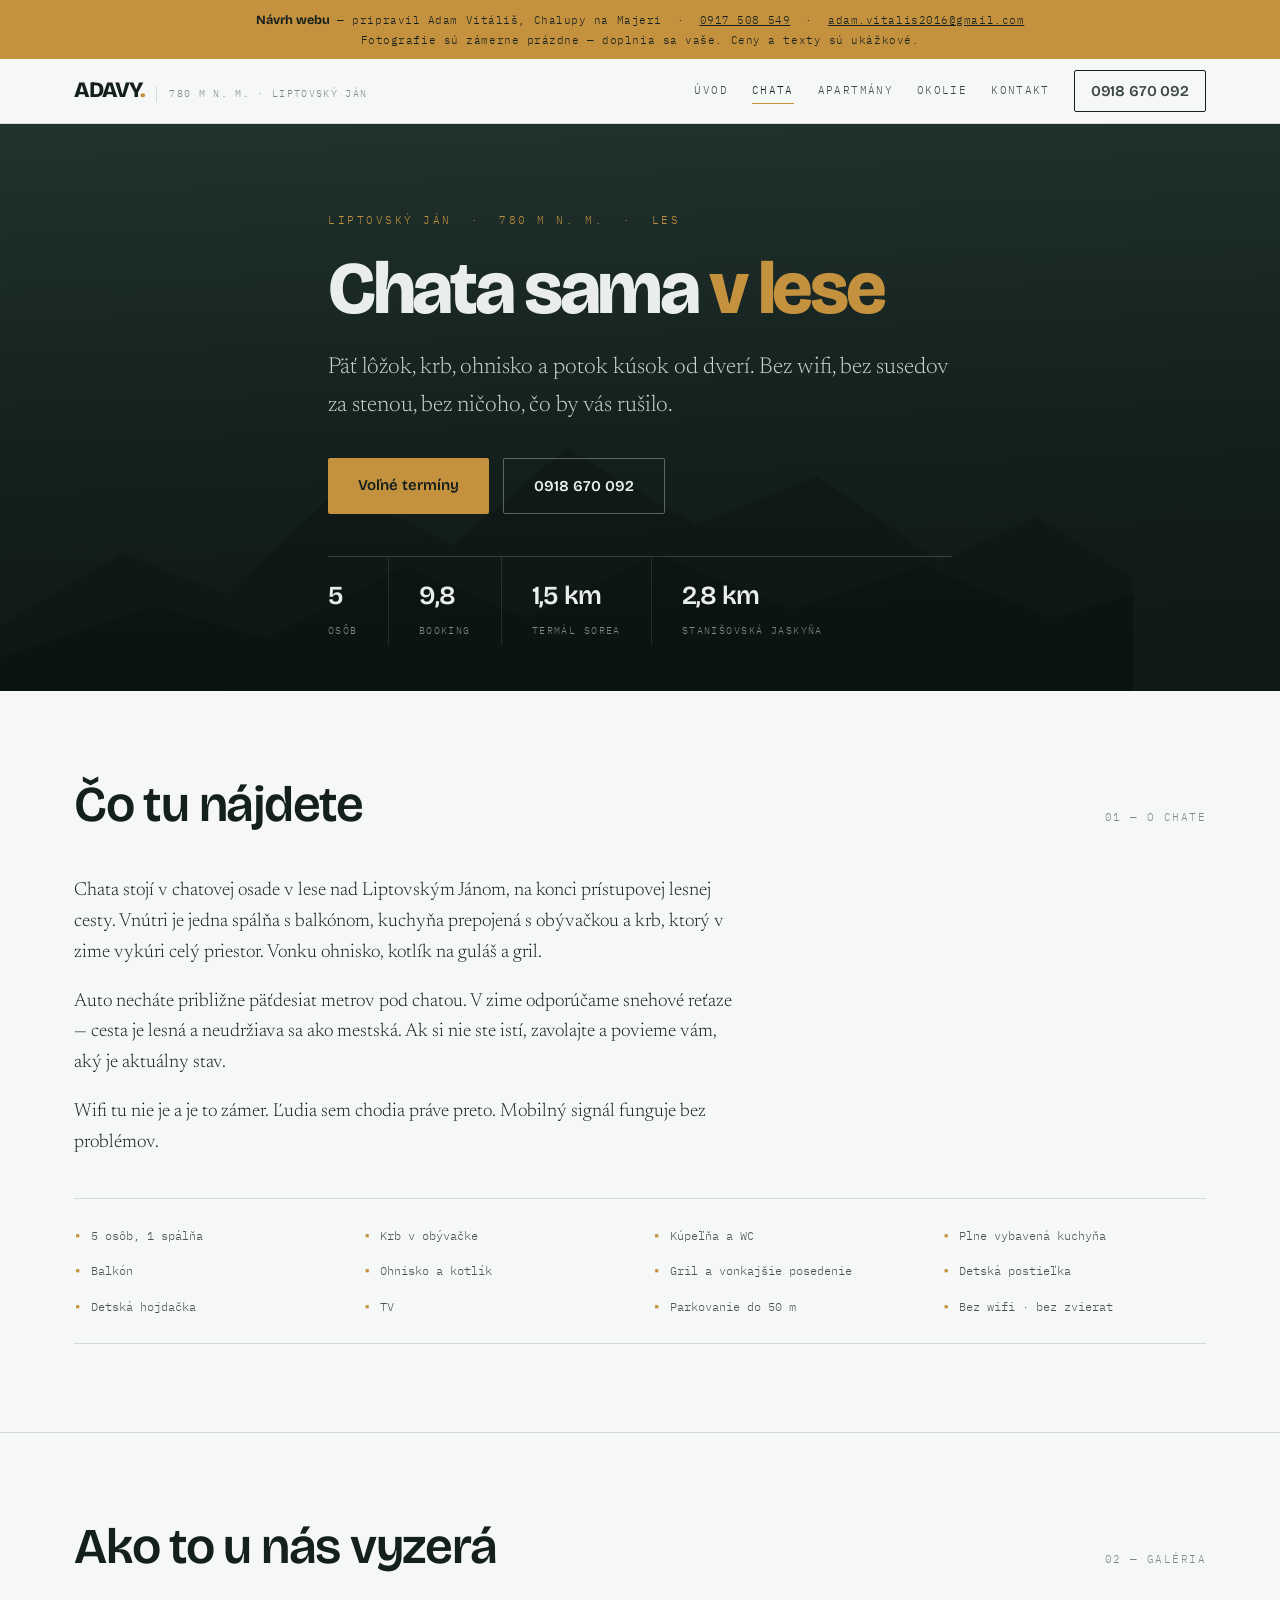
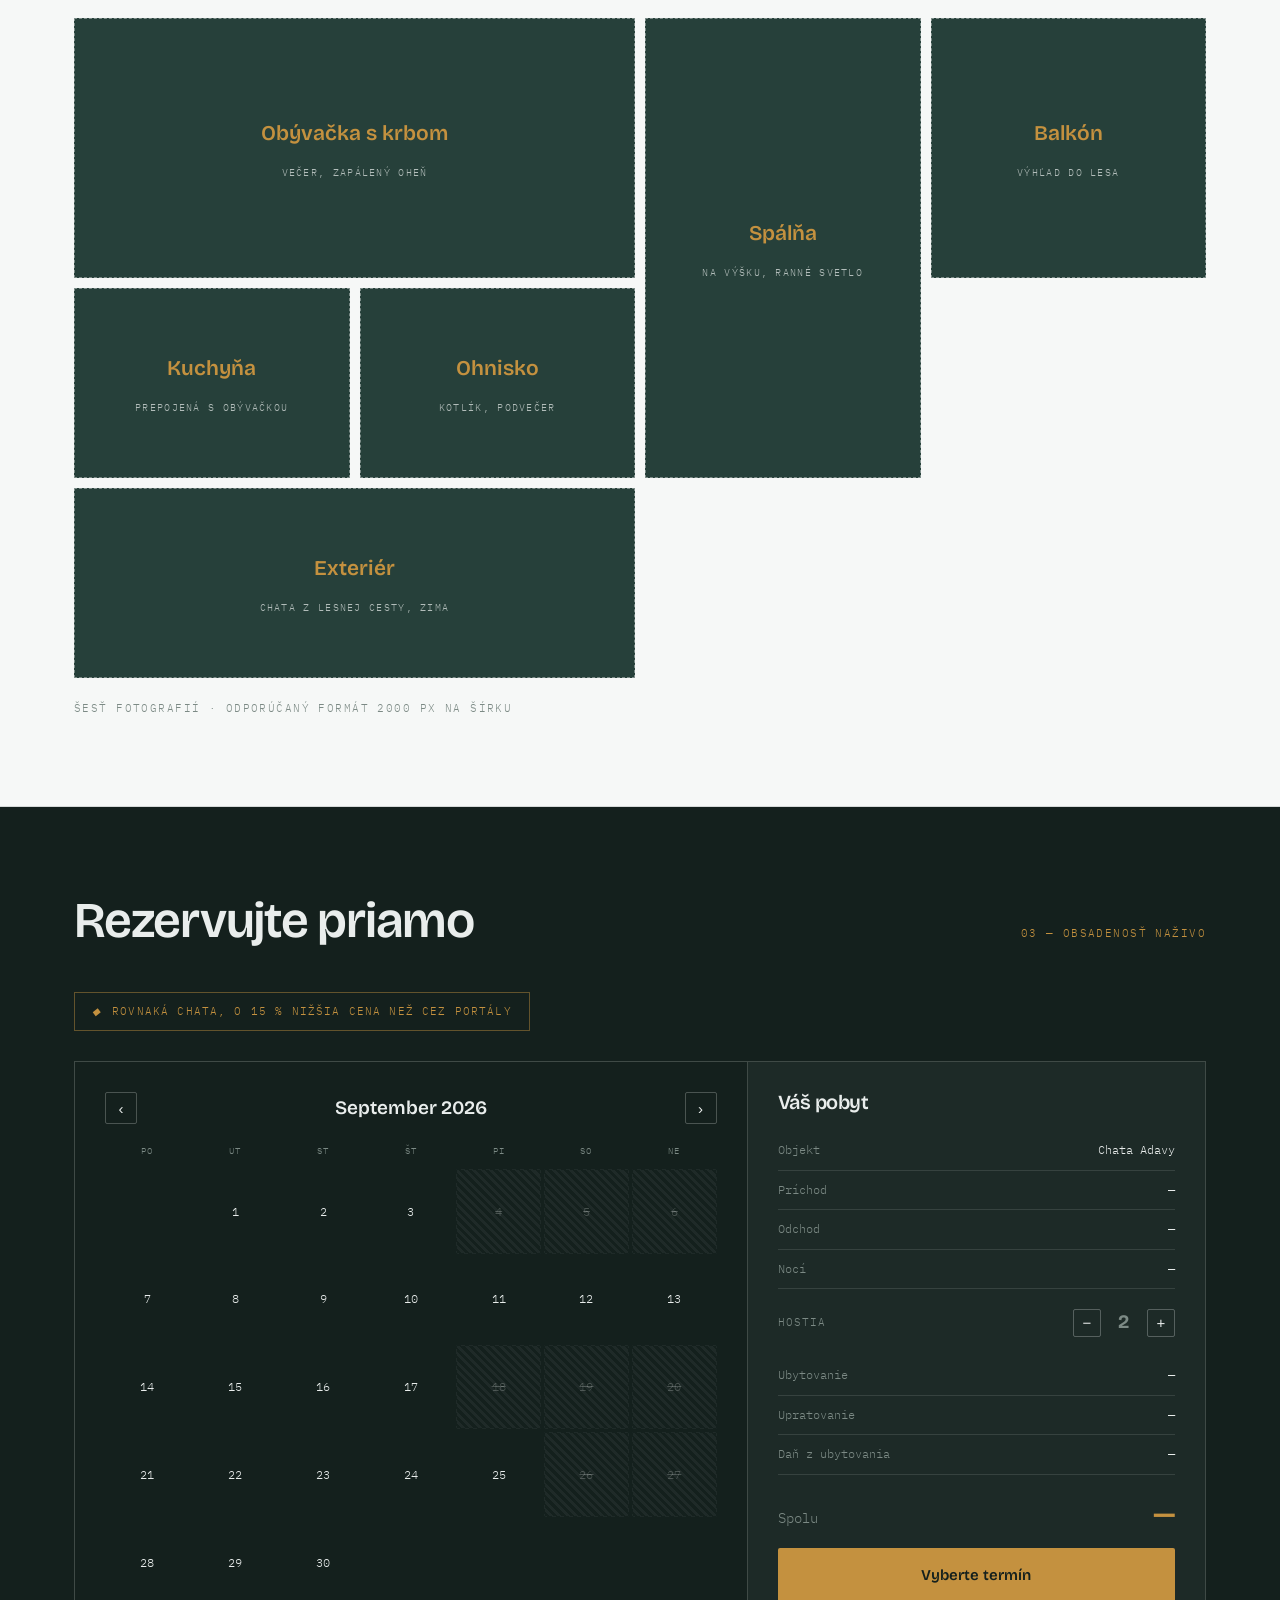
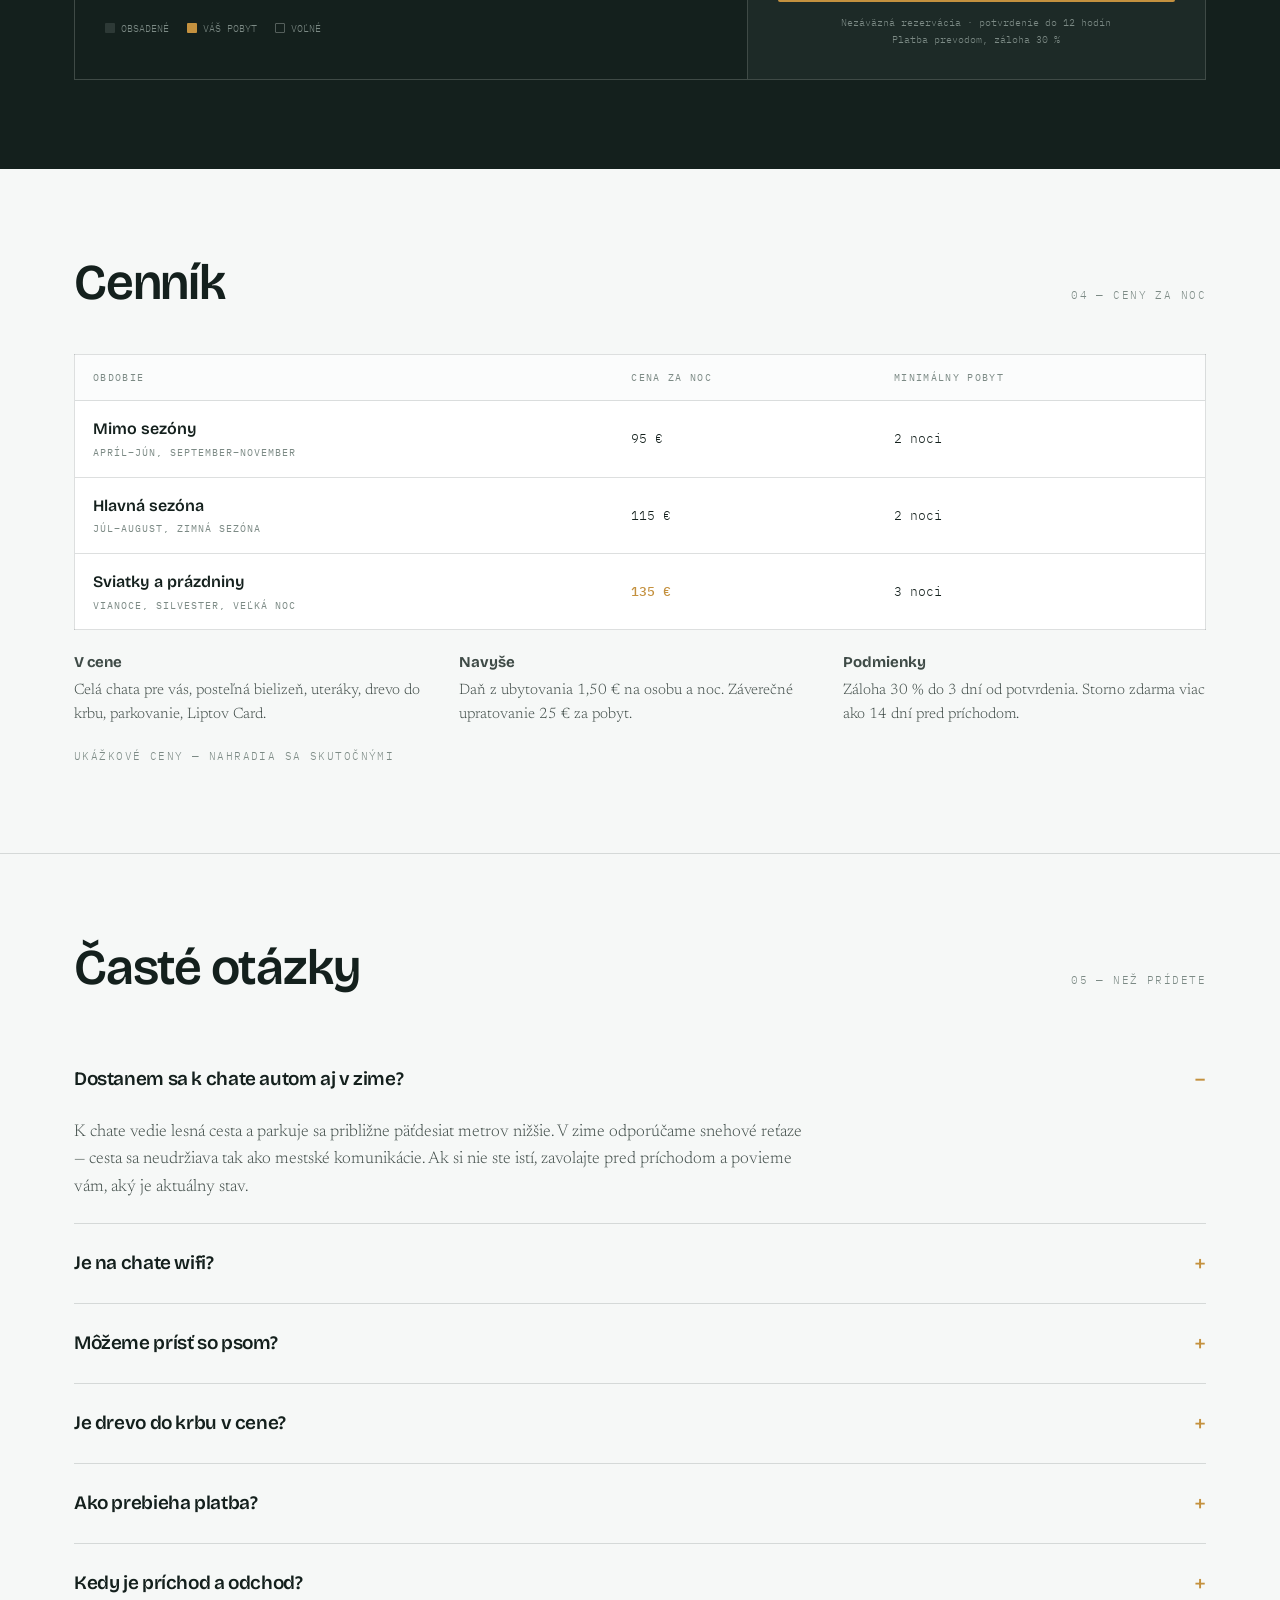
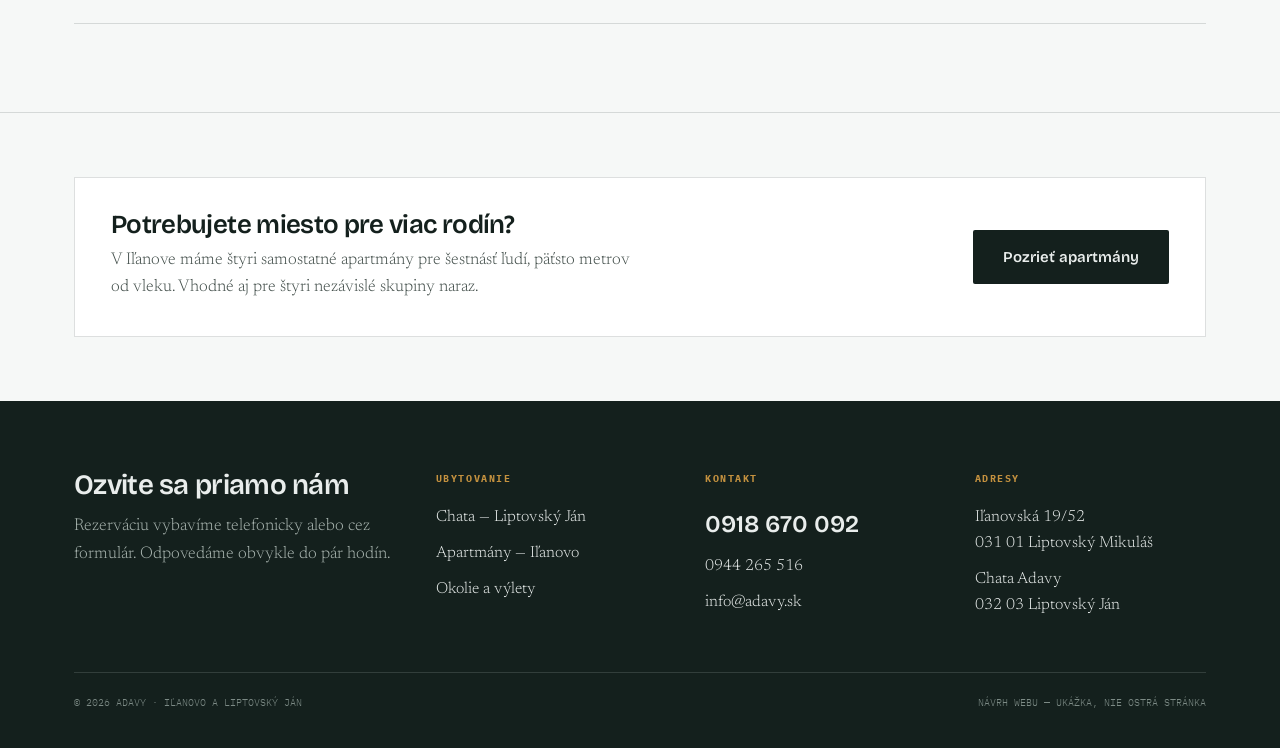
<file: chata-liptovsky-jan/index.html>
<!DOCTYPE html>
<html lang="sk">
<head>
<meta charset="utf-8">
<meta name="viewport" content="width=device-width, initial-scale=1, viewport-fit=cover">
<title>Chata Adavy — ubytovanie v lese, Liptovský Ján | 5 osôb, krb</title>
<meta name="description" content="Samostatná chata v lesnej osade nad Liptovským Jánom. Krb, ohnisko, kotlík, balkón. Stanišovská jaskyňa 2,8 km, termál Sorea 1,5 km. Voľné termíny online.">
<meta name="robots" content="noindex,nofollow">
<link rel="canonical" href="https://www.adavy.sk/chata-liptovsky-jan/">
<meta property="og:title" content="Chata Adavy — ubytovanie v lese, Liptovský Ján">
<meta property="og:description" content="Chata sama v lese pre 5 osôb. Krb, ohnisko, ticho. Rezervujte priamo bez provízie.">
<meta property="og:type" content="website">
<link rel="preconnect" href="https://fonts.googleapis.com">
<link rel="preconnect" href="https://fonts.gstatic.com" crossorigin>
<link href="https://fonts.googleapis.com/css2?family=Bricolage+Grotesque:opsz,wght@12..96,400;12..96,600;12..96,800&family=Newsreader:ital,opsz,wght@0,6..72,300;0,6..72,400;1,6..72,300&family=IBM+Plex+Mono:wght@400;500&display=swap" rel="stylesheet">
<link rel="stylesheet" href="../style.css">
<script type="application/ld+json">
{
  "@context":"https://schema.org",
  "@type":"LodgingBusiness",
  "name":"Chata Adavy",
  "description":"Samostatná chata v lesnej osade nad Liptovským Jánom pre 5 osôb, s krbom a ohniskom.",
  "url":"https://www.adavy.sk/chata-liptovsky-jan/",
  "telephone":"+421918670092",
  "email":"info@adavy.sk",
  "priceRange":"95–135 €",
  "petsAllowed":false,
  "address":{"@type":"PostalAddress","addressLocality":"Liptovský Ján",
    "postalCode":"032 03","addressRegion":"Žilinský kraj","addressCountry":"SK"},
  "amenityFeature":[
    {"@type":"LocationFeatureSpecification","name":"Krb","value":true},
    {"@type":"LocationFeatureSpecification","name":"Ohnisko a gril","value":true},
    {"@type":"LocationFeatureSpecification","name":"Balkón","value":true},
    {"@type":"LocationFeatureSpecification","name":"Bezplatné parkovanie","value":true}
  ]
}
</script>
</head>
<body>

<a class="skip" href="#obsah">Preskočiť na obsah</a>

<div class="draftbar">
  <b>Návrh webu</b> — pripravil Adam Vitáliš, Chalupy na Majeri &nbsp;·&nbsp;
  <a href="tel:+421917508549">0917 508 549</a> &nbsp;·&nbsp;
  <a href="mailto:adam.vitalis2016@gmail.com">adam.vitalis2016@gmail.com</a><br>
  Fotografie sú zámerne prázdne — doplnia sa vaše. Ceny a texty sú ukážkové.
</div>

<nav class="nav">
  <div class="nav-in">
    <a href="../" class="brand"><span class="logo">ADAVY<span>.</span></span>
      <span class="alt-badge">780 m n. m. · Liptovský Ján</span></a>
        <input type="checkbox" id="navtoggle" class="nav-check" aria-label="Menu">
    <div class="nav-links" id="navLinks">
      <a href="../">Úvod</a>
      <a href="../chata-liptovsky-jan/" aria-current="page">Chata</a>
      <a href="../apartmany-ilanovo/">Apartmány</a>
      <a href="../okolie/">Okolie</a>
      <a href="../kontakt/">Kontakt</a>
      <a href="tel:+421918670092" class="nav-tel">0918 670 092</a>
    </div>
    <label for="navtoggle" class="nav-toggle"><span></span><span></span><span></span></label>
  </div>
</nav>

<main id="obsah">

<header class="hero hero-page">
  <div class="hero-bg"></div>
  <svg class="ridge" viewBox="0 0 1400 420" preserveAspectRatio="none" aria-hidden="true">
    <path d="M0 340 L150 250 L280 300 L420 170 L560 240 L700 120 L860 215 L1010 155 L1160 260 L1280 205 L1400 280 L1400 420 L0 420 Z" fill="#0B1512" opacity=".85"/>
    <path d="M0 380 L190 315 L330 355 L500 265 L650 330 L810 250 L980 320 L1140 265 L1300 330 L1400 300 L1400 420 L0 420 Z" fill="#080F0D"/>
  </svg>
  <div class="wrap">
    <div class="eyebrow">Liptovský Ján &nbsp;·&nbsp; 780 m n. m. &nbsp;·&nbsp; les</div>
    <h1>Chata sama <em>v lese</em></h1>
    <p class="lede">Päť lôžok, krb, ohnisko a potok kúsok od dverí. Bez wifi, bez susedov za stenou, bez ničoho, čo by vás rušilo.</p>
    <div class="hero-cta">
      <a href="#rezervacia" class="btn btn-primary">Voľné termíny</a>
      <a href="tel:+421918670092" class="btn btn-ghost">0918 670 092</a>
    </div>
    <div class="hero-meta">
      <div><b>5</b><span>osôb</span></div>
      <div><b>9,8</b><span>Booking</span></div>
      <div><b>1,5 km</b><span>termál Sorea</span></div>
      <div><b>2,8 km</b><span>Stanišovská jaskyňa</span></div>
    </div>
  </div>
</header>

<section>
  <div class="wrap">
    <div class="sec-head">
      <h2>Čo tu nájdete</h2>
      <div class="mono">01 — O chate</div>
    </div>
    <div class="prose">
      <p>Chata stojí v chatovej osade v lese nad Liptovským Jánom, na konci prístupovej lesnej cesty. Vnútri je jedna spálňa s balkónom, kuchyňa prepojená s obývačkou a krb, ktorý v zime vykúri celý priestor. Vonku ohnisko, kotlík na guláš a gril.</p>
      <p>Auto necháte približne päťdesiat metrov pod chatou. V zime odporúčame snehové reťaze — cesta je lesná a neudržiava sa ako mestská. Ak si nie ste istí, zavolajte a povieme vám, aký je aktuálny stav.</p>
      <p>Wifi tu nie je a je to zámer. Ľudia sem chodia práve preto. Mobilný signál funguje bez problémov.</p>
    </div>
    <div class="facts" style="margin-top:40px">
      <div><i>▪</i>5 osôb, 1 spálňa</div>
      <div><i>▪</i>Krb v obývačke</div>
      <div><i>▪</i>Kúpeľňa a WC</div>
      <div><i>▪</i>Plne vybavená kuchyňa</div>
      <div><i>▪</i>Balkón</div>
      <div><i>▪</i>Ohnisko a kotlík</div>
      <div><i>▪</i>Gril a vonkajšie posedenie</div>
      <div><i>▪</i>Detská postieľka</div>
      <div><i>▪</i>Detská hojdačka</div>
      <div><i>▪</i>TV</div>
      <div><i>▪</i>Parkovanie do 50 m</div>
      <div><i>▪</i>Bez wifi · bez zvierat</div>
    </div>
  </div>
</section>

<section>
  <div class="wrap">
    <div class="sec-head">
      <h2>Ako to u nás vyzerá</h2>
      <div class="mono">02 — Galéria</div>
    </div>
    <div class="gal">
      <div class="ph g-wide" style="min-height:260px"><b>Obývačka s krbom</b>večer, zapálený oheň</div>
      <div class="ph g-tall"><b>Spálňa</b>na výšku, ranné svetlo</div>
      <div class="ph"><b>Balkón</b>výhľad do lesa</div>
      <div class="ph"><b>Kuchyňa</b>prepojená s obývačkou</div>
      <div class="ph"><b>Ohnisko</b>kotlík, podvečer</div>
      <div class="ph g-wide"><b>Exteriér</b>chata z lesnej cesty, zima</div>
    </div>
    <p class="mono" style="margin-top:22px;color:var(--kamen)">Šesť fotografií · odporúčaný formát 2000 px na šírku</p>
  </div>
</section>

<section class="book-sec" id="rezervacia">
  <div class="wrap">
    <div class="sec-head">
      <h2>Rezervujte priamo</h2>
      <div class="mono">03 — Obsadenosť naživo</div>
    </div>
    <div class="nokom"><i>◆</i> Rovnaká chata, o 15 % nižšia cena než cez portály</div>
    <div id="booker" data-units="chata"></div>
  </div>
</section>

<section id="cennik">
  <div class="wrap">
    <div class="sec-head">
      <h2>Cenník</h2>
      <div class="mono">04 — Ceny za noc</div>
    </div>
    <table class="cen">
      <thead><tr><th>Obdobie</th><th>Cena za noc</th><th>Minimálny pobyt</th></tr></thead>
      <tbody>
        <tr><td>Mimo sezóny<span class="sub">apríl–jún, september–november</span></td><td>95 €</td><td>2 noci</td></tr>
        <tr><td>Hlavná sezóna<span class="sub">júl–august, zimná sezóna</span></td><td>115 €</td><td>2 noci</td></tr>
        <tr><td>Sviatky a prázdniny<span class="sub">Vianoce, Silvester, Veľká noc</span></td><td class="hi">135 €</td><td>3 noci</td></tr>
      </tbody>
    </table>
    <div class="cen-note">
      <div><b>V cene</b>Celá chata pre vás, posteľná bielizeň, uteráky, drevo do krbu, parkovanie, Liptov Card.</div>
      <div><b>Navyše</b>Daň z ubytovania 1,50 € na osobu a noc. Záverečné upratovanie 25 € za pobyt.</div>
      <div><b>Podmienky</b>Záloha 30 % do 3 dní od potvrdenia. Storno zdarma viac ako 14 dní pred príchodom.</div>
    </div>
    <p class="mono" style="margin-top:20px;color:var(--kamen)">Ukážkové ceny — nahradia sa skutočnými</p>
  </div>
</section>

<section>
  <div class="wrap">
    <div class="sec-head">
      <h2>Časté otázky</h2>
      <div class="mono">05 — Než prídete</div>
    </div>
    <div class="faq">
      <details open><summary>Dostanem sa k chate autom aj v zime?</summary>
        <p>K chate vedie lesná cesta a parkuje sa približne päťdesiat metrov nižšie. V zime odporúčame snehové reťaze — cesta sa neudržiava tak ako mestské komunikácie. Ak si nie ste istí, zavolajte pred príchodom a povieme vám, aký je aktuálny stav.</p></details>
      <details><summary>Je na chate wifi?</summary>
        <p>Nie, a je to zámer. Ľudia sem chodia práve preto. Mobilný signál funguje. Ak potrebujete byť online, vhodnejšie budú naše apartmány v Iľanove.</p></details>
      <details><summary>Môžeme prísť so psom?</summary>
        <p>Bohužiaľ nie. Máme hostí s alergiami a nevieme to zaručiť inak.</p></details>
      <details><summary>Je drevo do krbu v cene?</summary>
        <p>Áno, základná zásoba dreva na krb aj ohnisko je pripravená a zahrnutá v cene pobytu. Ak minie, doplníme.</p></details>
      <details><summary>Ako prebieha platba?</summary>
        <p>Po potvrdení termínu vám pošleme podklady na zálohu 30 %, splatnú do troch dní. Doplatok uhradíte prevodom pred príchodom alebo v hotovosti pri odovzdaní kľúčov.</p></details>
      <details><summary>Kedy je príchod a odchod?</summary>
        <p>Ubytovať sa môžete od 15.00, najneskôr do 20.00. Odchod do 10.00. Ak potrebujete iný čas, stačí napísať vopred a dohodneme sa.</p></details>
    </div>
  </div>
</section>

<section class="tight last">
  <div class="wrap">
    <div class="cross">
      <div>
        <h3>Potrebujete miesto pre viac rodín?</h3>
        <p>V Iľanove máme štyri samostatné apartmány pre šestnásť ľudí, päťsto metrov od vleku. Vhodné aj pre štyri nezávislé skupiny naraz.</p>
      </div>
      <a href="../apartmany-ilanovo/" class="btn btn-dark">Pozrieť apartmány</a>
    </div>
  </div>
</section>

</main>

<footer>
  <div class="wrap">
    <div class="foot">
      <div>
        <h3>Ozvite sa priamo nám</h3>
        <p>Rezerváciu vybavíme telefonicky alebo cez formulár. Odpovedáme obvykle do pár hodín.</p>
      </div>
      <div>
        <h5>Ubytovanie</h5>
        <a href="../chata-liptovsky-jan/">Chata — Liptovský Ján</a>
        <a href="../apartmany-ilanovo/">Apartmány — Iľanovo</a>
        <a href="../okolie/">Okolie a výlety</a>
      </div>
      <div>
        <h5>Kontakt</h5>
        <a href="tel:+421918670092" class="tel">0918 670 092</a>
        <a href="tel:+421944265516">0944 265 516</a>
        <a href="mailto:info@adavy.sk">info@adavy.sk</a>
      </div>
      <div>
        <h5>Adresy</h5>
        <a href="../kontakt/">Iľanovská 19/52<br>031 01 Liptovský Mikuláš</a>
        <a href="../kontakt/">Chata Adavy<br>032 03 Liptovský Ján</a>
      </div>
    </div>
    <div class="legal">
      <span>© 2026 Adavy · Iľanovo a Liptovský Ján</span>
      <span>Návrh webu — ukážka, nie ostrá stránka</span>
    </div>
  </div>
</footer>

<div class="sticky">
  <a href="tel:+421918670092" style="background:var(--drevo);color:var(--noc)">Zavolať</a>
  <a href="#rezervacia" style="border:1px solid rgba(233,237,236,.35);color:var(--sneh)">Voľné termíny</a>
</div>

<script src="../rezervacia.js"></script>
<script src="../menu.js"></script>
</body>
</html>
</file>
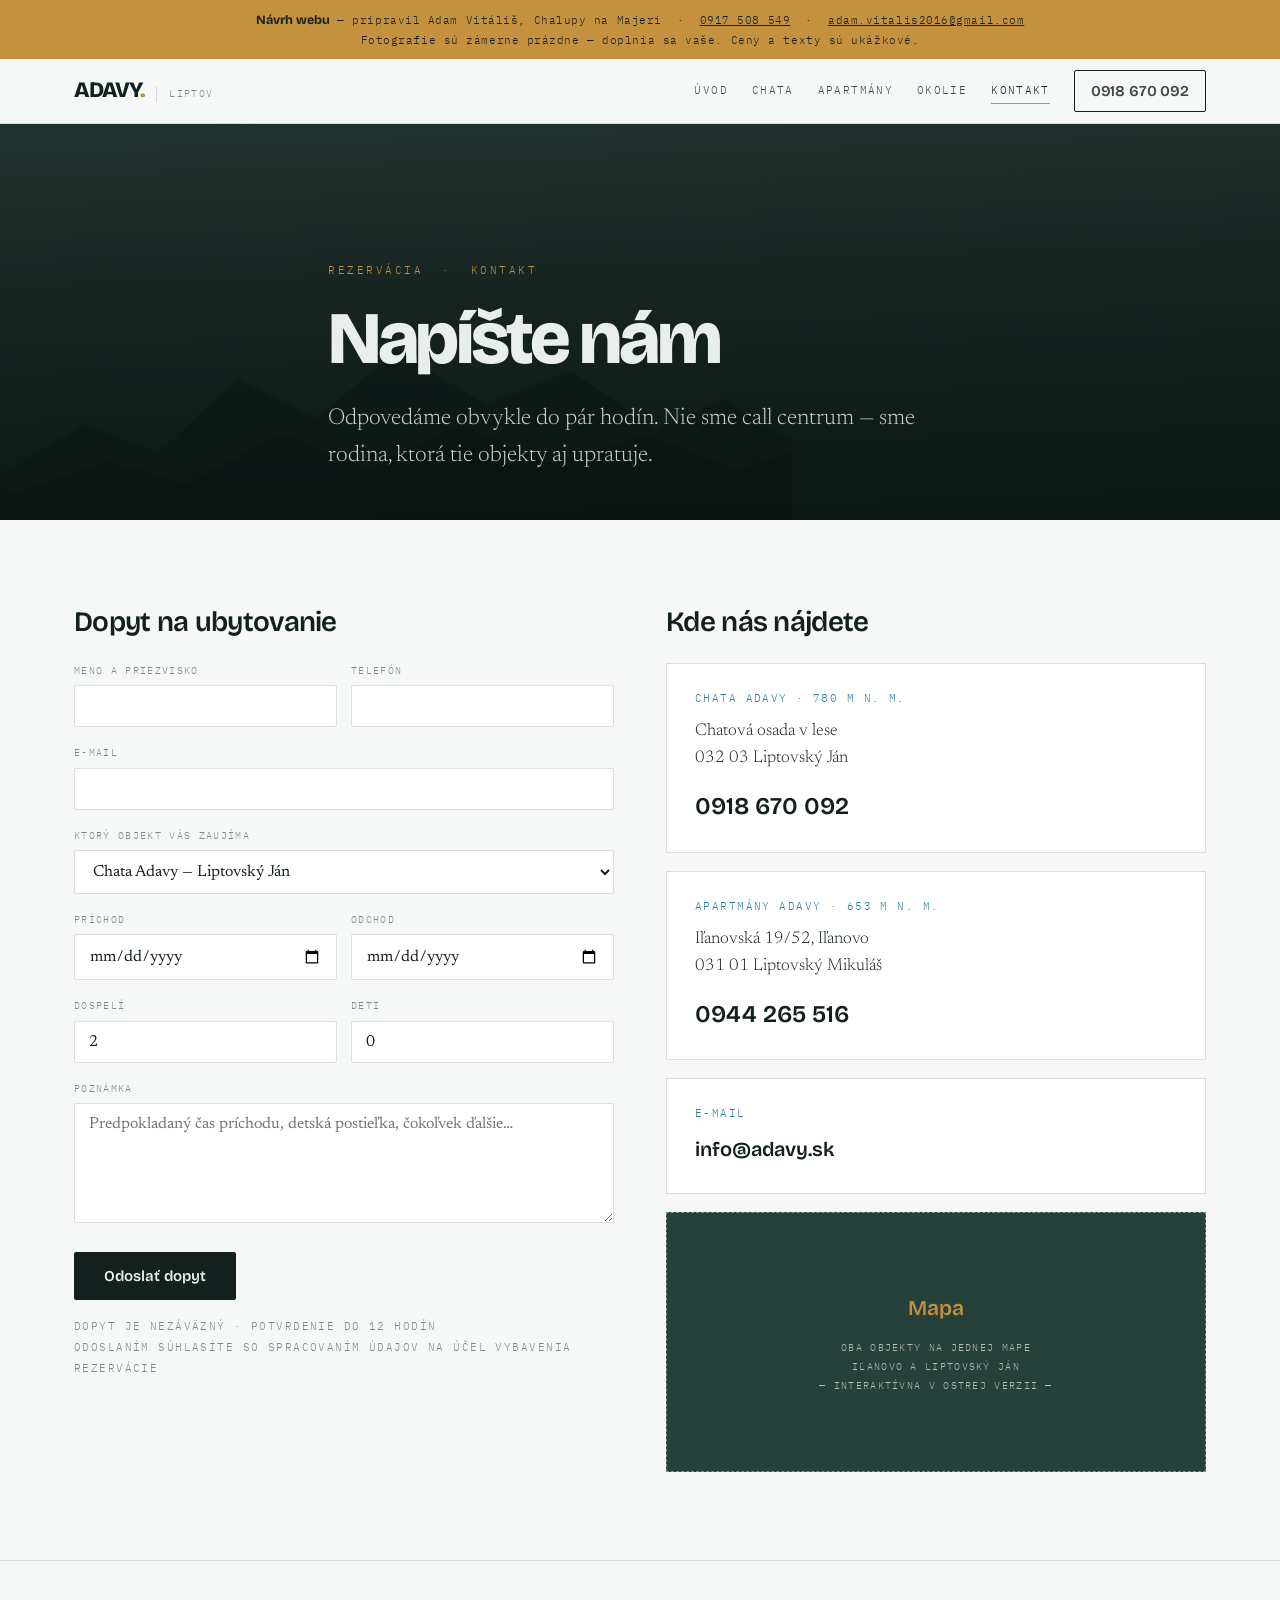
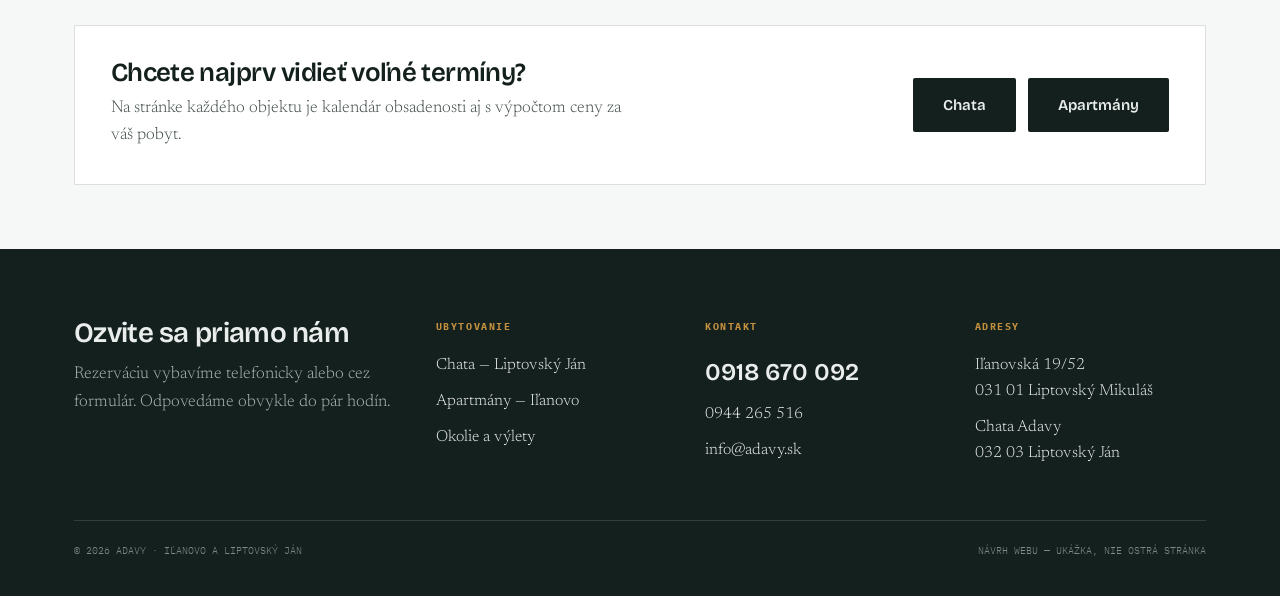
<file: kontakt/index.html>
<!DOCTYPE html>
<html lang="sk">
<head>
<meta charset="utf-8">
<meta name="viewport" content="width=device-width, initial-scale=1, viewport-fit=cover">
<title>Kontakt a rezervácia — Adavy Liptov | Iľanovo a Liptovský Ján</title>
<meta name="description" content="Napíšte nám alebo zavolajte. Chata Adavy v Liptovskom Jáne a Apartmány Adavy v Iľanove. Potvrdenie rezervácie do 12 hodín.">
<meta name="robots" content="noindex,nofollow">
<link rel="canonical" href="https://www.adavy.sk/kontakt/">
<meta property="og:title" content="Kontakt a rezervácia — Adavy Liptov">
<meta property="og:description" content="Napíšte nám alebo zavolajte. Potvrdenie rezervácie do 12 hodín.">
<meta property="og:type" content="website">
<link rel="preconnect" href="https://fonts.googleapis.com">
<link rel="preconnect" href="https://fonts.gstatic.com" crossorigin>
<link href="https://fonts.googleapis.com/css2?family=Bricolage+Grotesque:opsz,wght@12..96,400;12..96,600;12..96,800&family=Newsreader:ital,opsz,wght@0,6..72,300;0,6..72,400;1,6..72,300&family=IBM+Plex+Mono:wght@400;500&display=swap" rel="stylesheet">
<link rel="stylesheet" href="../style.css">
</head>
<body>

<a class="skip" href="#obsah">Preskočiť na obsah</a>

<div class="draftbar">
  <b>Návrh webu</b> — pripravil Adam Vitáliš, Chalupy na Majeri &nbsp;·&nbsp;
  <a href="tel:+421917508549">0917 508 549</a> &nbsp;·&nbsp;
  <a href="mailto:adam.vitalis2016@gmail.com">adam.vitalis2016@gmail.com</a><br>
  Fotografie sú zámerne prázdne — doplnia sa vaše. Ceny a texty sú ukážkové.
</div>

<nav class="nav">
  <div class="nav-in">
    <a href="../" class="brand"><span class="logo">ADAVY<span>.</span></span>
      <span class="alt-badge">Liptov</span></a>
        <input type="checkbox" id="navtoggle" class="nav-check" aria-label="Menu">
    <div class="nav-links" id="navLinks">
      <a href="../">Úvod</a>
      <a href="../chata-liptovsky-jan/">Chata</a>
      <a href="../apartmany-ilanovo/">Apartmány</a>
      <a href="../okolie/">Okolie</a>
      <a href="../kontakt/" aria-current="page">Kontakt</a>
      <a href="tel:+421918670092" class="nav-tel">0918 670 092</a>
    </div>
    <label for="navtoggle" class="nav-toggle"><span></span><span></span><span></span></label>
  </div>
</nav>

<main id="obsah">

<header class="hero hero-page" style="min-height:44vh">
  <div class="hero-bg"></div>
  <svg class="ridge" viewBox="0 0 1400 420" preserveAspectRatio="none" aria-hidden="true">
    <path d="M0 340 L150 250 L280 300 L420 170 L560 240 L700 120 L860 215 L1010 155 L1160 260 L1280 205 L1400 280 L1400 420 L0 420 Z" fill="#0B1512" opacity=".85"/>
    <path d="M0 380 L190 315 L330 355 L500 265 L650 330 L810 250 L980 320 L1140 265 L1300 330 L1400 300 L1400 420 L0 420 Z" fill="#080F0D"/>
  </svg>
  <div class="wrap">
    <div class="eyebrow">Rezervácia &nbsp;·&nbsp; Kontakt</div>
    <h1>Napíšte nám</h1>
    <p class="lede">Odpovedáme obvykle do pár hodín. Nie sme call centrum — sme rodina, ktorá tie objekty aj upratuje.</p>
  </div>
</header>

<section>
  <div class="wrap">
    <div class="contact-grid">
      <div>
        <h2 style="font-size:28px;margin-bottom:26px">Dopyt na ubytovanie</h2>
        <form>
          <div class="two">
            <div class="field"><label for="f1">Meno a priezvisko</label>
              <input id="f1" name="meno" type="text" autocomplete="name" required></div>
            <div class="field"><label for="f2">Telefón</label>
              <input id="f2" name="telefon" type="tel" autocomplete="tel" required></div>
          </div>
          <div class="field"><label for="f3">E-mail</label>
            <input id="f3" name="email" type="email" autocomplete="email" required></div>
          <div class="field"><label for="f4">Ktorý objekt vás zaujíma</label>
            <select id="f4" name="objekt">
              <option>Chata Adavy — Liptovský Ján</option>
              <option>Apartmán — Iľanovo</option>
              <option>Celý objekt Iľanovo (16 osôb)</option>
              <option>Ešte neviem, poraďte mi</option>
            </select></div>
          <div class="two">
            <div class="field"><label for="f5">Príchod</label><input id="f5" name="prichod" type="date"></div>
            <div class="field"><label for="f6">Odchod</label><input id="f6" name="odchod" type="date"></div>
          </div>
          <div class="two">
            <div class="field"><label for="f7">Dospelí</label><input id="f7" name="dospeli" type="number" min="1" max="16" value="2"></div>
            <div class="field"><label for="f8">Deti</label><input id="f8" name="deti" type="number" min="0" max="16" value="0"></div>
          </div>
          <div class="field"><label for="f9">Poznámka</label>
            <textarea id="f9" name="poznamka" placeholder="Predpokladaný čas príchodu, detská postieľka, čokoľvek ďalšie…"></textarea></div>
          <button class="btn btn-dark" type="submit">Odoslať dopyt</button>
          <p class="mono" style="margin-top:16px;color:var(--kamen);line-height:1.9">
            Dopyt je nezáväzný · potvrdenie do 12 hodín<br>
            Odoslaním súhlasíte so spracovaním údajov na účel vybavenia rezervácie
          </p>
        </form>
      </div>

      <div>
        <h2 style="font-size:28px;margin-bottom:26px">Kde nás nájdete</h2>

        <div style="border:1px solid var(--linka);background:#fff;padding:26px 28px;margin-bottom:18px">
          <div class="mono" style="color:var(--pramen);margin-bottom:10px">Chata Adavy · 780 m n. m.</div>
          <p style="margin-bottom:14px">Chatová osada v lese<br>032 03 Liptovský Ján</p>
          <a href="tel:+421918670092" class="tel" style="text-decoration:none;display:block">0918 670 092</a>
        </div>

        <div style="border:1px solid var(--linka);background:#fff;padding:26px 28px;margin-bottom:18px">
          <div class="mono" style="color:var(--pramen);margin-bottom:10px">Apartmány Adavy · 653 m n. m.</div>
          <p style="margin-bottom:14px">Iľanovská 19/52, Iľanovo<br>031 01 Liptovský Mikuláš</p>
          <a href="tel:+421944265516" class="tel" style="text-decoration:none;display:block">0944 265 516</a>
        </div>

        <div style="border:1px solid var(--linka);background:#fff;padding:26px 28px;margin-bottom:18px">
          <div class="mono" style="color:var(--pramen);margin-bottom:10px">E-mail</div>
          <a href="mailto:info@adavy.sk" style="font-family:var(--disp);font-weight:600;font-size:20px;text-decoration:none">info@adavy.sk</a>
        </div>

        <div class="ph" style="min-height:260px">
          <b>Mapa</b>oba objekty na jednej mape<br>Iľanovo a Liptovský Ján<br>— interaktívna v ostrej verzii —
        </div>
      </div>
    </div>
  </div>
</section>

<section class="tight last">
  <div class="wrap">
    <div class="cross">
      <div>
        <h3>Chcete najprv vidieť voľné termíny?</h3>
        <p>Na stránke každého objektu je kalendár obsadenosti aj s výpočtom ceny za váš pobyt.</p>
      </div>
      <div style="display:flex;gap:12px;flex-wrap:wrap">
        <a href="../chata-liptovsky-jan/#rezervacia" class="btn btn-dark">Chata</a>
        <a href="../apartmany-ilanovo/#rezervacia" class="btn btn-dark">Apartmány</a>
      </div>
    </div>
  </div>
</section>

</main>

<footer>
  <div class="wrap">
    <div class="foot">
      <div>
        <h3>Ozvite sa priamo nám</h3>
        <p>Rezerváciu vybavíme telefonicky alebo cez formulár. Odpovedáme obvykle do pár hodín.</p>
      </div>
      <div>
        <h5>Ubytovanie</h5>
        <a href="../chata-liptovsky-jan/">Chata — Liptovský Ján</a>
        <a href="../apartmany-ilanovo/">Apartmány — Iľanovo</a>
        <a href="../okolie/">Okolie a výlety</a>
      </div>
      <div>
        <h5>Kontakt</h5>
        <a href="tel:+421918670092" class="tel">0918 670 092</a>
        <a href="tel:+421944265516">0944 265 516</a>
        <a href="mailto:info@adavy.sk">info@adavy.sk</a>
      </div>
      <div>
        <h5>Adresy</h5>
        <a href="../kontakt/">Iľanovská 19/52<br>031 01 Liptovský Mikuláš</a>
        <a href="../kontakt/">Chata Adavy<br>032 03 Liptovský Ján</a>
      </div>
    </div>
    <div class="legal">
      <span>© 2026 Adavy · Iľanovo a Liptovský Ján</span>
      <span>Návrh webu — ukážka, nie ostrá stránka</span>
    </div>
  </div>
</footer>

<div class="sticky">
  <a href="tel:+421918670092" style="background:var(--drevo);color:var(--noc)">Zavolať</a>
  <a href="../" style="border:1px solid rgba(233,237,236,.35);color:var(--sneh)">Ubytovanie</a>
</div>

<script src="../menu.js"></script>
</body>
</html>
</file>
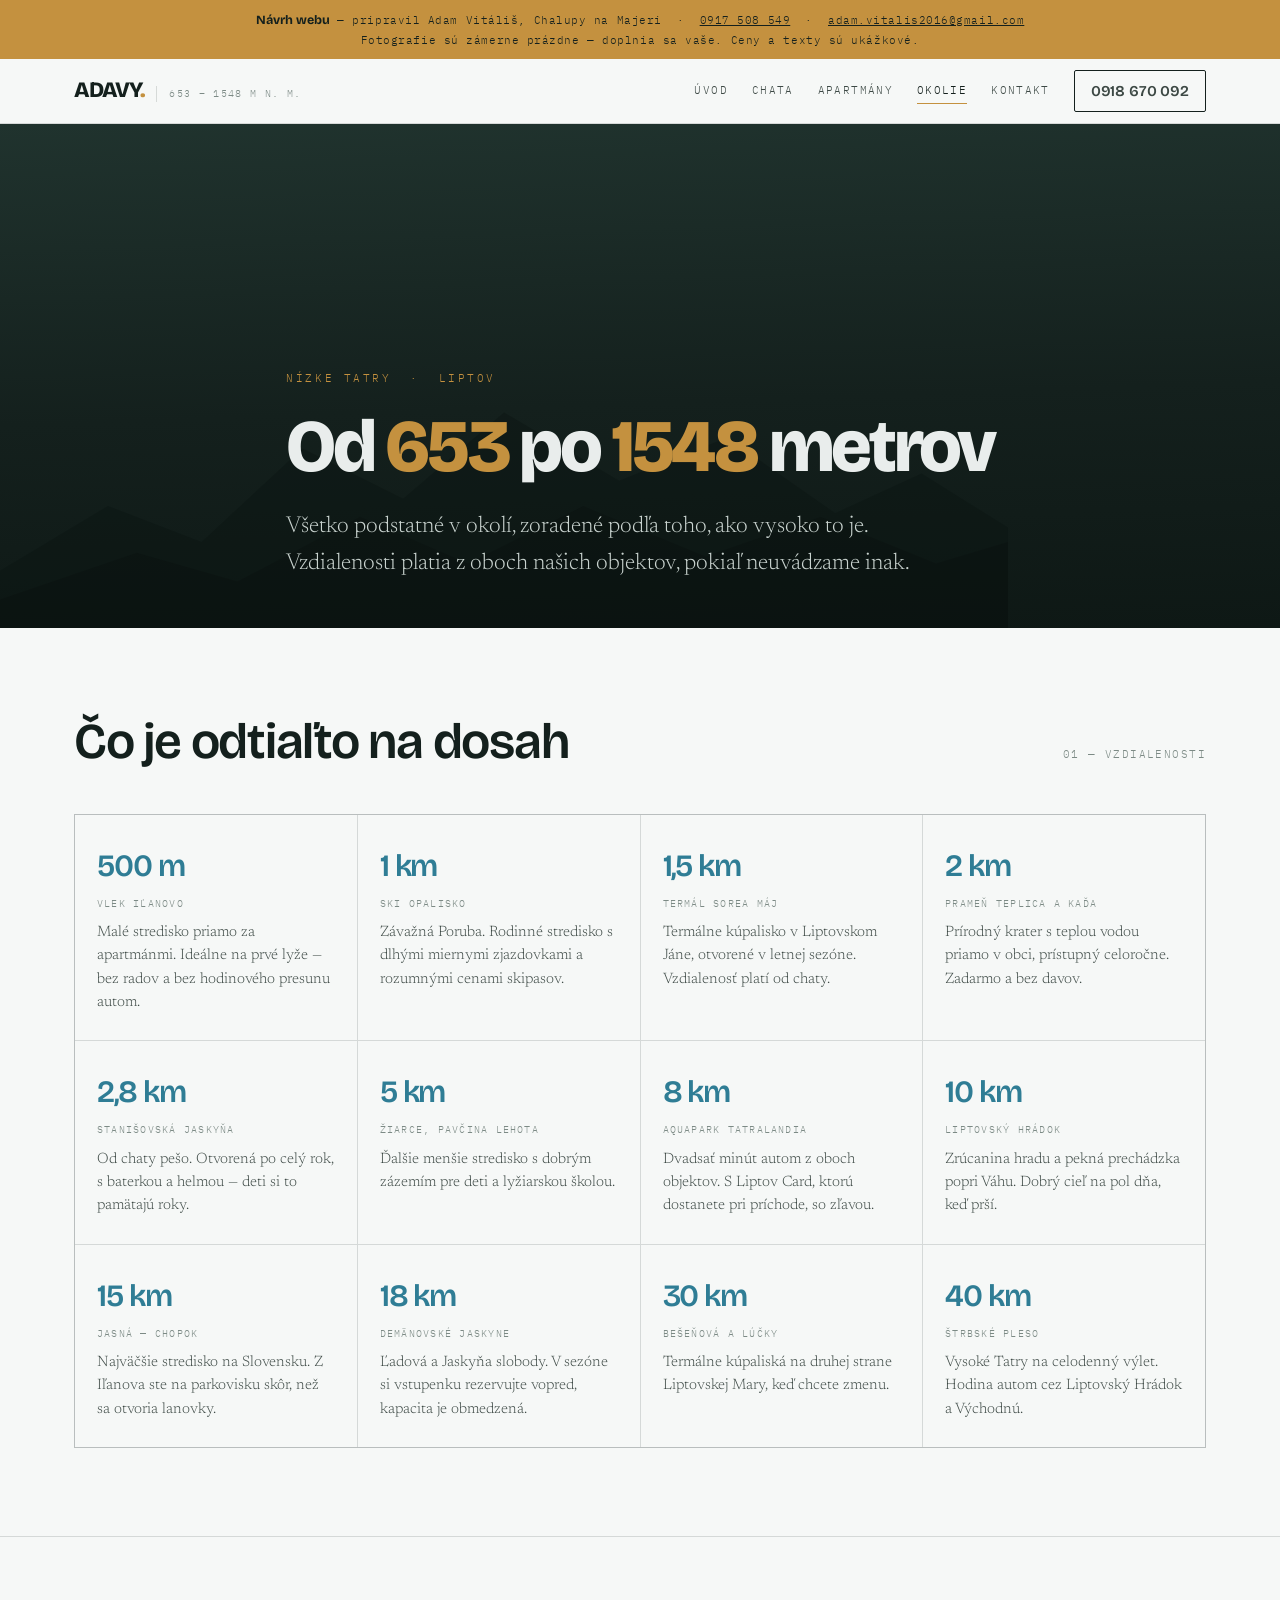
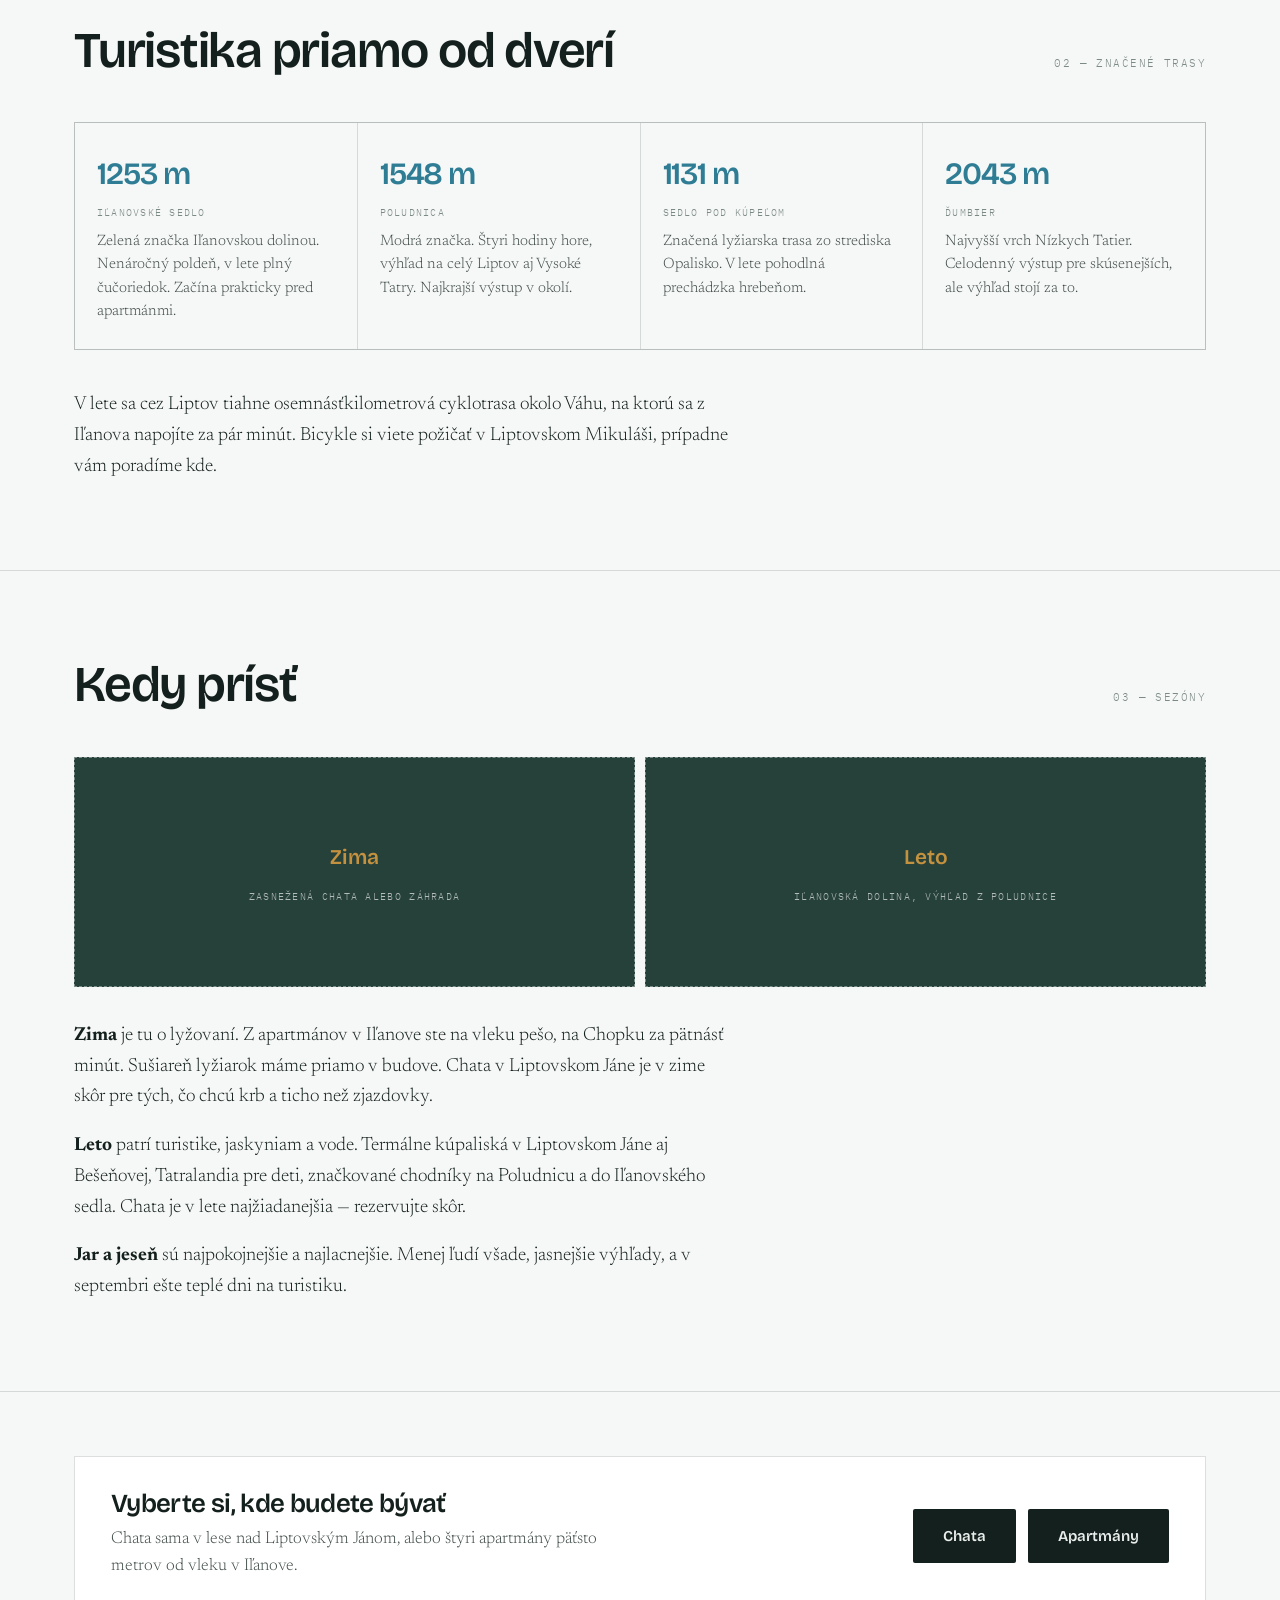
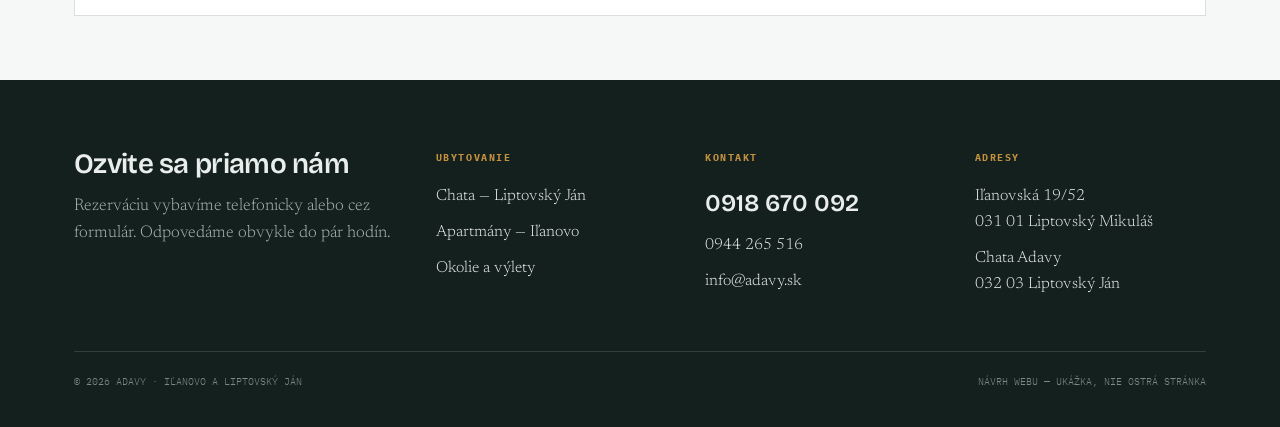
<file: okolie/index.html>
<!DOCTYPE html>
<html lang="sk">
<head>
<meta charset="utf-8">
<meta name="viewport" content="width=device-width, initial-scale=1, viewport-fit=cover">
<title>Okolie a výlety — čo robiť v Liptove | Adavy</title>
<meta name="description" content="Vlek Iľanovo 500 m, termál v Liptovskom Jáne, Stanišovská jaskyňa, Tatralandia, Jasná a výstup na Poludnicu. Vzdialenosti od našich objektov v Liptove.">
<meta name="robots" content="noindex,nofollow">
<link rel="canonical" href="https://www.adavy.sk/okolie/">
<meta property="og:title" content="Okolie a výlety — čo robiť v Liptove">
<meta property="og:description" content="Vzdialenosti k vlekom, termálom, jaskyniam a turistickým trasám od našich objektov.">
<meta property="og:type" content="website">
<link rel="preconnect" href="https://fonts.googleapis.com">
<link rel="preconnect" href="https://fonts.gstatic.com" crossorigin>
<link href="https://fonts.googleapis.com/css2?family=Bricolage+Grotesque:opsz,wght@12..96,400;12..96,600;12..96,800&family=Newsreader:ital,opsz,wght@0,6..72,300;0,6..72,400;1,6..72,300&family=IBM+Plex+Mono:wght@400;500&display=swap" rel="stylesheet">
<link rel="stylesheet" href="../style.css">
</head>
<body>

<a class="skip" href="#obsah">Preskočiť na obsah</a>

<div class="draftbar">
  <b>Návrh webu</b> — pripravil Adam Vitáliš, Chalupy na Majeri &nbsp;·&nbsp;
  <a href="tel:+421917508549">0917 508 549</a> &nbsp;·&nbsp;
  <a href="mailto:adam.vitalis2016@gmail.com">adam.vitalis2016@gmail.com</a><br>
  Fotografie sú zámerne prázdne — doplnia sa vaše. Ceny a texty sú ukážkové.
</div>

<nav class="nav">
  <div class="nav-in">
    <a href="../" class="brand"><span class="logo">ADAVY<span>.</span></span>
      <span class="alt-badge">653 – 1548 m n. m.</span></a>
        <input type="checkbox" id="navtoggle" class="nav-check" aria-label="Menu">
    <div class="nav-links" id="navLinks">
      <a href="../">Úvod</a>
      <a href="../chata-liptovsky-jan/">Chata</a>
      <a href="../apartmany-ilanovo/">Apartmány</a>
      <a href="../okolie/" aria-current="page">Okolie</a>
      <a href="../kontakt/">Kontakt</a>
      <a href="tel:+421918670092" class="nav-tel">0918 670 092</a>
    </div>
    <label for="navtoggle" class="nav-toggle"><span></span><span></span><span></span></label>
  </div>
</nav>

<main id="obsah">

<header class="hero hero-page">
  <div class="hero-bg"></div>
  <svg class="ridge" viewBox="0 0 1400 420" preserveAspectRatio="none" aria-hidden="true">
    <path d="M0 340 L150 250 L280 300 L420 170 L560 240 L700 120 L860 215 L1010 155 L1160 260 L1280 205 L1400 280 L1400 420 L0 420 Z" fill="#0B1512" opacity=".85"/>
    <path d="M0 380 L190 315 L330 355 L500 265 L650 330 L810 250 L980 320 L1140 265 L1300 330 L1400 300 L1400 420 L0 420 Z" fill="#080F0D"/>
  </svg>
  <div class="wrap">
    <div class="eyebrow">Nízke Tatry &nbsp;·&nbsp; Liptov</div>
    <h1>Od <em>653</em> po <em>1548</em> metrov</h1>
    <p class="lede">Všetko podstatné v okolí, zoradené podľa toho, ako vysoko to je. Vzdialenosti platia z oboch našich objektov, pokiaľ neuvádzame inak.</p>
  </div>
</header>

<section>
  <div class="wrap">
    <div class="sec-head">
      <h2>Čo je odtiaľto na dosah</h2>
      <div class="mono">01 — Vzdialenosti</div>
    </div>
    <div class="okolie">
      <div class="ok"><b>500 m</b><em>Vlek Iľanovo</em><p>Malé stredisko priamo za apartmánmi. Ideálne na prvé lyže — bez radov a bez hodinového presunu autom.</p></div>
      <div class="ok"><b>1 km</b><em>Ski Opalisko</em><p>Závažná Poruba. Rodinné stredisko s dlhými miernymi zjazdovkami a rozumnými cenami skipasov.</p></div>
      <div class="ok"><b>1,5 km</b><em>Termál Sorea Máj</em><p>Termálne kúpalisko v Liptovskom Jáne, otvorené v letnej sezóne. Vzdialenosť platí od chaty.</p></div>
      <div class="ok"><b>2 km</b><em>Prameň Teplica a Kaďa</em><p>Prírodný krater s teplou vodou priamo v obci, prístupný celoročne. Zadarmo a bez davov.</p></div>
      <div class="ok"><b>2,8 km</b><em>Stanišovská jaskyňa</em><p>Od chaty pešo. Otvorená po celý rok, s baterkou a helmou — deti si to pamätajú roky.</p></div>
      <div class="ok"><b>5 km</b><em>Žiarce, Pavčina Lehota</em><p>Ďalšie menšie stredisko s dobrým zázemím pre deti a lyžiarskou školou.</p></div>
      <div class="ok"><b>8 km</b><em>Aquapark Tatralandia</em><p>Dvadsať minút autom z oboch objektov. S Liptov Card, ktorú dostanete pri príchode, so zľavou.</p></div>
      <div class="ok"><b>10 km</b><em>Liptovský Hrádok</em><p>Zrúcanina hradu a pekná prechádzka popri Váhu. Dobrý cieľ na pol dňa, keď prší.</p></div>
      <div class="ok"><b>15 km</b><em>Jasná — Chopok</em><p>Najväčšie stredisko na Slovensku. Z Iľanova ste na parkovisku skôr, než sa otvoria lanovky.</p></div>
      <div class="ok"><b>18 km</b><em>Demänovské jaskyne</em><p>Ľadová a Jaskyňa slobody. V sezóne si vstupenku rezervujte vopred, kapacita je obmedzená.</p></div>
      <div class="ok"><b>30 km</b><em>Bešeňová a Lúčky</em><p>Termálne kúpaliská na druhej strane Liptovskej Mary, keď chcete zmenu.</p></div>
      <div class="ok"><b>40 km</b><em>Štrbské Pleso</em><p>Vysoké Tatry na celodenný výlet. Hodina autom cez Liptovský Hrádok a Východnú.</p></div>
    </div>
  </div>
</section>

<section>
  <div class="wrap">
    <div class="sec-head">
      <h2>Turistika priamo od dverí</h2>
      <div class="mono">02 — Značené trasy</div>
    </div>
    <div class="okolie">
      <div class="ok"><b>1253 m</b><em>Iľanovské sedlo</em><p>Zelená značka Iľanovskou dolinou. Nenáročný poldeň, v lete plný čučoriedok. Začína prakticky pred apartmánmi.</p></div>
      <div class="ok"><b>1548 m</b><em>Poludnica</em><p>Modrá značka. Štyri hodiny hore, výhľad na celý Liptov aj Vysoké Tatry. Najkrajší výstup v okolí.</p></div>
      <div class="ok"><b>1131 m</b><em>Sedlo pod Kúpeľom</em><p>Značená lyžiarska trasa zo strediska Opalisko. V lete pohodlná prechádzka hrebeňom.</p></div>
      <div class="ok"><b>2043 m</b><em>Ďumbier</em><p>Najvyšší vrch Nízkych Tatier. Celodenný výstup pre skúsenejších, ale výhľad stojí za to.</p></div>
    </div>
    <div class="prose" style="margin-top:40px">
      <p>V lete sa cez Liptov tiahne osemnásťkilometrová cyklotrasa okolo Váhu, na ktorú sa z Iľanova napojíte za pár minút. Bicykle si viete požičať v Liptovskom Mikuláši, prípadne vám poradíme kde.</p>
    </div>
  </div>
</section>

<section>
  <div class="wrap">
    <div class="sec-head">
      <h2>Kedy prísť</h2>
      <div class="mono">03 — Sezóny</div>
    </div>
    <div class="gal">
      <div class="ph g-wide" style="min-height:230px"><b>Zima</b>zasnežená chata alebo záhrada</div>
      <div class="ph g-wide" style="min-height:230px"><b>Leto</b>Iľanovská dolina, výhľad z Poludnice</div>
    </div>
    <div class="prose" style="margin-top:34px">
      <p><strong>Zima</strong> je tu o lyžovaní. Z apartmánov v Iľanove ste na vleku pešo, na Chopku za pätnásť minút. Sušiareň lyžiarok máme priamo v budove. Chata v Liptovskom Jáne je v zime skôr pre tých, čo chcú krb a ticho než zjazdovky.</p>
      <p><strong>Leto</strong> patrí turistike, jaskyniam a vode. Termálne kúpaliská v Liptovskom Jáne aj Bešeňovej, Tatralandia pre deti, značkované chodníky na Poludnicu a do Iľanovského sedla. Chata je v lete najžiadanejšia — rezervujte skôr.</p>
      <p><strong>Jar a jeseň</strong> sú najpokojnejšie a najlacnejšie. Menej ľudí všade, jasnejšie výhľady, a v septembri ešte teplé dni na turistiku.</p>
    </div>
  </div>
</section>

<section class="tight last">
  <div class="wrap">
    <div class="cross">
      <div>
        <h3>Vyberte si, kde budete bývať</h3>
        <p>Chata sama v lese nad Liptovským Jánom, alebo štyri apartmány päťsto metrov od vleku v Iľanove.</p>
      </div>
      <div style="display:flex;gap:12px;flex-wrap:wrap">
        <a href="../chata-liptovsky-jan/" class="btn btn-dark">Chata</a>
        <a href="../apartmany-ilanovo/" class="btn btn-dark">Apartmány</a>
      </div>
    </div>
  </div>
</section>

</main>

<footer>
  <div class="wrap">
    <div class="foot">
      <div>
        <h3>Ozvite sa priamo nám</h3>
        <p>Rezerváciu vybavíme telefonicky alebo cez formulár. Odpovedáme obvykle do pár hodín.</p>
      </div>
      <div>
        <h5>Ubytovanie</h5>
        <a href="../chata-liptovsky-jan/">Chata — Liptovský Ján</a>
        <a href="../apartmany-ilanovo/">Apartmány — Iľanovo</a>
        <a href="../okolie/">Okolie a výlety</a>
      </div>
      <div>
        <h5>Kontakt</h5>
        <a href="tel:+421918670092" class="tel">0918 670 092</a>
        <a href="tel:+421944265516">0944 265 516</a>
        <a href="mailto:info@adavy.sk">info@adavy.sk</a>
      </div>
      <div>
        <h5>Adresy</h5>
        <a href="../kontakt/">Iľanovská 19/52<br>031 01 Liptovský Mikuláš</a>
        <a href="../kontakt/">Chata Adavy<br>032 03 Liptovský Ján</a>
      </div>
    </div>
    <div class="legal">
      <span>© 2026 Adavy · Iľanovo a Liptovský Ján</span>
      <span>Návrh webu — ukážka, nie ostrá stránka</span>
    </div>
  </div>
</footer>

<div class="sticky">
  <a href="tel:+421918670092" style="background:var(--drevo);color:var(--noc)">Zavolať</a>
  <a href="../" style="border:1px solid rgba(233,237,236,.35);color:var(--sneh)">Ubytovanie</a>
</div>

<script src="../menu.js"></script>
</body>
</html>
</file>
<file: style.css>
/* ==========================================================
   ADAVY — spoločné štýly
   Farby: smrek / sneh / drevo (ochra) / prameň (modrá)
   Písmo: Bricolage Grotesque · Newsreader · IBM Plex Mono
   ========================================================== */

:root{
  --noc:#14201D; --smrek:#26403A; --sneh:#E9EDEC; --papier:#F6F8F7;
  --pramen:#2F7D95; --drevo:#C4913F; --kamen:#7C8A85; --linka:rgba(20,32,29,.14);
  --disp:'Bricolage Grotesque',system-ui,sans-serif;
  --body:'Newsreader',Georgia,serif;
  --mono:'IBM Plex Mono',ui-monospace,monospace;
}
*{box-sizing:border-box;margin:0;padding:0}
html{scroll-behavior:smooth;scroll-padding-top:100px}
@media (prefers-reduced-motion:reduce){html{scroll-behavior:auto}*{animation:none!important;transition:none!important}}
body{background:var(--papier);color:var(--noc);font-family:var(--body);font-size:17px;
  line-height:1.62;font-weight:300;-webkit-font-smoothing:antialiased;overflow-x:hidden}
h1,h2,h3,h4{font-family:var(--disp);font-weight:600;line-height:1.03;letter-spacing:-.025em}
a{color:inherit}
img{max-width:100%;display:block}
.wrap{max-width:1180px;margin:0 auto;padding:0 24px}
.mono{font-family:var(--mono);font-size:11px;letter-spacing:.13em;text-transform:uppercase}
:focus-visible{outline:2px solid var(--drevo);outline-offset:3px}
.skip{position:absolute;left:-9999px}
.skip:focus{left:24px;top:10px;z-index:200;background:var(--drevo);color:var(--noc);
  padding:10px 18px;font-family:var(--disp);font-weight:600;border-radius:2px}

/* ---------- Pracovná lišta (pred spustením zmazať) ---------- */
.draftbar{background:var(--drevo);color:var(--noc);font-family:var(--mono);font-size:11px;
  letter-spacing:.05em;padding:9px 24px;text-align:center;line-height:1.75;position:relative;z-index:100}
.draftbar b{font-family:var(--disp);font-size:12.5px;letter-spacing:0}

/* ---------- Hlavička ---------- */
.nav{position:sticky;top:0;z-index:70;background:rgba(246,248,247,.94);
  backdrop-filter:blur(12px);border-bottom:1px solid var(--linka)}
.nav-in{max-width:1180px;margin:0 auto;padding:0 24px;height:64px;
  display:flex;align-items:center;justify-content:space-between;gap:20px}
.brand{display:flex;align-items:baseline;gap:12px;text-decoration:none}
.logo{font-family:var(--disp);font-weight:800;font-size:22px;letter-spacing:-.05em}
.logo span{color:var(--drevo)}
.alt-badge{font-family:var(--mono);font-size:9.5px;letter-spacing:.14em;color:var(--kamen);
  text-transform:uppercase;border-left:1px solid var(--linka);padding-left:12px}
.nav-links{display:flex;gap:24px;align-items:center}
.nav-links a{font-family:var(--mono);font-size:10.5px;letter-spacing:.13em;text-transform:uppercase;
  text-decoration:none;color:#3D4945;transition:color .18s;padding:4px 0;border-bottom:1px solid transparent}
.nav-links a:hover{color:var(--drevo)}
.nav-links a[aria-current="page"]{color:var(--noc);border-bottom-color:var(--drevo)}
.nav-tel{font-family:var(--disp)!important;font-size:15px!important;font-weight:600;
  letter-spacing:-.01em!important;text-transform:none!important;
  border:1px solid var(--noc)!important;padding:8px 16px!important;border-radius:2px}
.nav-tel:hover{background:var(--noc);color:var(--sneh)!important}
/* --- hamburger (bez JS, cez checkbox) --- */
.nav-check{position:absolute;opacity:0;width:1px;height:1px;pointer-events:none;margin:0}
.nav-toggle{display:none;background:transparent;border:1px solid var(--linka);
  width:44px;height:40px;border-radius:2px;cursor:pointer;padding:0;
  flex-direction:column;align-items:center;justify-content:center;gap:4px;
  flex-shrink:0;-webkit-tap-highlight-color:transparent}
.nav-toggle span{display:block;width:19px;height:2px;background:var(--noc);
  border-radius:2px;transition:transform .22s ease,opacity .16s ease}
.nav-check:checked ~ .nav-toggle span:nth-child(1){transform:translateY(6px) rotate(45deg)}
.nav-check:checked ~ .nav-toggle span:nth-child(2){opacity:0}
.nav-check:checked ~ .nav-toggle span:nth-child(3){transform:translateY(-6px) rotate(-45deg)}
.nav-check:focus-visible ~ .nav-toggle{outline:2px solid var(--drevo);outline-offset:3px}

@media(max-width:980px){
  .alt-badge{display:none}
  .nav-toggle{display:flex}
  .nav-links{position:absolute;top:100%;left:0;right:0;
    background:var(--papier);border-bottom:1px solid var(--linka);
    box-shadow:0 16px 40px rgba(20,32,29,.14);
    flex-direction:column;align-items:stretch;gap:0;
    padding:4px 24px 22px;display:none}
  .nav-check:checked ~ .nav-links{display:flex}
  .nav-links a:not(.nav-tel){padding:16px 2px;border-bottom:1px solid var(--linka);
    font-size:12px;letter-spacing:.16em}
  .nav-links a[aria-current="page"]{border-bottom-color:var(--drevo);color:var(--noc)}
  .nav-tel{margin-top:18px;text-align:center;font-size:17px!important;padding:14px!important}
}

/* ---------- Tlačidlá ---------- */
.btn{display:inline-block;font-family:var(--disp);font-weight:600;font-size:15px;padding:15px 30px;
  border-radius:2px;text-decoration:none;transition:transform .18s,background .18s;border:0;cursor:pointer}
.btn-primary{background:var(--drevo);color:var(--noc)}
.btn-primary:hover{transform:translateY(-2px);background:#D9A54D}
.btn-ghost{border:1px solid rgba(233,237,236,.35);color:var(--sneh)}
.btn-ghost:hover{background:rgba(233,237,236,.09)}
.btn-dark{background:var(--noc);color:var(--sneh)}
.btn-dark:hover{background:var(--smrek);transform:translateY(-2px)}

/* ---------- Hero ---------- */
.hero{position:relative;overflow:hidden;display:flex;flex-direction:column;justify-content:flex-end}
.hero-home{min-height:82vh;padding:100px 0 52px}
.hero-page{min-height:56vh;padding:88px 0 46px}
.hero-bg{position:absolute;inset:0;background:linear-gradient(178deg,#20332E,#14201D 55%,#0E1815)}
.ridge{position:absolute;left:0;right:0;bottom:0;height:60%;opacity:.5}
.hero .wrap{position:relative;z-index:2;color:var(--sneh)}
.eyebrow{font-family:var(--mono);font-size:10.5px;letter-spacing:.24em;text-transform:uppercase;
  color:var(--drevo);margin-bottom:22px}
.hero-home h1{font-size:clamp(44px,7.6vw,96px);font-weight:800;letter-spacing:-.045em;max-width:15ch}
.hero-page h1{font-size:clamp(38px,6vw,74px);font-weight:800;letter-spacing:-.045em;max-width:16ch}
.hero h1 em{font-style:normal;color:var(--drevo)}
.lede{font-size:clamp(18px,2.1vw,23px);max-width:48ch;margin-top:22px;color:#C9D3CF}
.hero-cta{margin-top:34px;display:flex;gap:14px;flex-wrap:wrap}
.hero-meta{display:flex;flex-wrap:wrap;margin-top:42px;border-top:1px solid rgba(233,237,236,.18)}
.hero-meta div{padding:18px 30px 0 0;margin-right:30px;border-right:1px solid rgba(233,237,236,.12)}
.hero-meta div:last-child{border:0;margin-right:0}
.hero-meta b{font-family:var(--disp);font-size:26px;font-weight:600;display:block;letter-spacing:-.03em}
.hero-meta span{font-family:var(--mono);font-size:9.5px;letter-spacing:.15em;
  text-transform:uppercase;color:var(--kamen)}

/* ---------- Sekcie ---------- */
section{padding:88px 0;border-bottom:1px solid var(--linka)}
section.tight{padding:64px 0}
section.last{border-bottom:0}
.sec-head{display:flex;justify-content:space-between;align-items:baseline;gap:24px;
  margin-bottom:46px;flex-wrap:wrap}
.sec-head h2{font-size:clamp(30px,4.2vw,50px);max-width:19ch}
.sec-head .mono{color:var(--kamen);white-space:nowrap}
.prose{max-width:66ch;font-size:19px}
.prose p+p{margin-top:18px}

/* ---------- Rozcestník (2 karty) ---------- */
.choose{display:grid;grid-template-columns:1fr 1fr;gap:24px}
.card{background:#fff;border:1px solid var(--linka);display:flex;flex-direction:column;
  text-decoration:none;transition:transform .2s,box-shadow .2s}
.card:hover{transform:translateY(-4px);box-shadow:0 14px 40px rgba(20,32,29,.1)}
.card .ph{min-height:280px}
.card-body{padding:32px 30px 34px;display:flex;flex-direction:column;flex:1}
.card-alt{font-family:var(--mono);font-size:10px;letter-spacing:.16em;color:var(--pramen);
  text-transform:uppercase;margin-bottom:12px}
.card h3{font-size:32px;margin-bottom:12px}
.card p{color:#3A4642;flex:1}
.card-foot{display:flex;justify-content:space-between;align-items:flex-end;gap:14px;
  margin-top:24px;padding-top:20px;border-top:1px solid var(--linka)}
.card-foot b{font-family:var(--disp);font-size:26px;font-weight:600;letter-spacing:-.03em}
.card-foot b small{font-family:var(--mono);font-size:9.5px;font-weight:400;letter-spacing:.12em;
  color:var(--kamen);text-transform:uppercase;display:block;margin-top:3px}
.card-foot em{font-style:normal;font-family:var(--disp);font-weight:600;font-size:15px;color:var(--drevo)}
@media(max-width:820px){.choose{grid-template-columns:1fr}}

/* ---------- Fotoplaceholder ---------- */
.ph{border:1px dashed rgba(233,237,236,.45);background:var(--smrek);display:flex;
  flex-direction:column;align-items:center;justify-content:center;text-align:center;
  color:rgba(233,237,236,.72);font-family:var(--mono);font-size:10px;letter-spacing:.13em;
  text-transform:uppercase;padding:24px;gap:9px;line-height:1.9}
.ph b{font-size:21px;font-family:var(--disp);letter-spacing:0;text-transform:none;
  color:var(--drevo);font-weight:600}

/* ---------- Vybavenie ---------- */
.facts{display:grid;grid-template-columns:repeat(4,1fr);gap:14px 26px;padding:26px 0;
  border-top:1px solid var(--linka);border-bottom:1px solid var(--linka)}
.facts div{font-family:var(--mono);font-size:11.5px;color:#48544F;display:flex;gap:9px;align-items:baseline}
.facts div i{font-style:normal;color:var(--drevo);font-size:13px}
@media(max-width:860px){.facts{grid-template-columns:repeat(2,1fr)}}

/* ---------- Galéria ---------- */
.gal{display:grid;grid-template-columns:repeat(4,1fr);gap:10px}
.gal .ph{min-height:190px}
.gal .g-wide{grid-column:span 2}
.gal .g-tall{grid-row:span 2}
@media(max-width:860px){.gal{grid-template-columns:repeat(2,1fr)}.gal .g-wide{grid-column:span 2}}

/* ---------- Rezervačný systém ---------- */
.book-sec{background:var(--noc);color:var(--sneh)}
.book-sec .sec-head h2{color:var(--sneh)}
.book-sec .sec-head .mono{color:var(--drevo)}
.nokom{display:inline-flex;align-items:center;gap:11px;border:1px solid rgba(196,145,63,.45);
  padding:10px 17px;margin-bottom:30px;font-family:var(--mono);font-size:10.5px;
  letter-spacing:.11em;text-transform:uppercase;color:var(--drevo)}
.booker{display:grid;grid-template-columns:1.25fr .85fr;border:1px solid rgba(233,237,236,.2)}
.cal-side{padding:30px;border-right:1px solid rgba(233,237,236,.2)}
.sum-side{padding:30px;background:rgba(233,237,236,.045);display:flex;flex-direction:column}
.unit-pick{display:flex;gap:8px;margin-bottom:24px;flex-wrap:wrap}
.unit-pick button{flex:1;min-width:128px;background:transparent;color:var(--sneh);cursor:pointer;
  border:1px solid rgba(233,237,236,.25);padding:12px;font-family:var(--disp);font-size:14px;
  font-weight:600;text-align:left;transition:all .18s;border-radius:2px}
.unit-pick button span{display:block;font-family:var(--mono);font-size:9px;letter-spacing:.13em;
  color:var(--kamen);text-transform:uppercase;margin-top:4px;font-weight:400}
.unit-pick button.sel{background:var(--drevo);color:var(--noc);border-color:var(--drevo)}
.unit-pick button.sel span{color:rgba(20,32,29,.72)}
.cal-nav{display:flex;justify-content:space-between;align-items:center;margin-bottom:15px}
.cal-nav strong{font-family:var(--disp);font-size:19px;font-weight:600}
.cal-nav button{background:transparent;border:1px solid rgba(233,237,236,.25);color:var(--sneh);
  width:32px;height:32px;cursor:pointer;font-size:15px;border-radius:2px;line-height:1}
.cal-nav button:hover{background:rgba(233,237,236,.1)}
.dow{display:grid;grid-template-columns:repeat(7,1fr);gap:3px;margin-bottom:5px}
.dow div{text-align:center;font-family:var(--mono);font-size:9px;letter-spacing:.1em;
  color:var(--kamen);text-transform:uppercase;padding:5px 0}
.cal-grid{display:grid;grid-template-columns:repeat(7,1fr);gap:3px}
.day{aspect-ratio:1;display:flex;align-items:center;justify-content:center;font-family:var(--mono);
  font-size:12px;cursor:pointer;border:1px solid transparent;border-radius:2px;transition:all .12s}
.day.free:hover{border-color:var(--drevo)}
.day.busy{color:rgba(233,237,236,.24);text-decoration:line-through;cursor:not-allowed;
  background:repeating-linear-gradient(45deg,transparent,transparent 3px,rgba(233,237,236,.05) 3px,rgba(233,237,236,.05) 6px)}
.day.pad{cursor:default}
.day.sel-edge{background:var(--drevo);color:var(--noc);font-weight:500}
.day.in-range{background:rgba(196,145,63,.22)}
.legend{display:flex;gap:18px;margin-top:16px;font-family:var(--mono);font-size:9.5px;
  color:var(--kamen);text-transform:uppercase;flex-wrap:wrap}
.legend i{display:inline-block;width:10px;height:10px;margin-right:6px;vertical-align:-1px;border-radius:1px}
.sum-side h4{font-size:20px;margin-bottom:18px}
.row{display:flex;justify-content:space-between;gap:12px;padding:10px 0;
  border-bottom:1px solid rgba(233,237,236,.12);font-family:var(--mono);font-size:11.5px}
.row span:first-child{color:var(--kamen)}
.row.tot{border-bottom:0;padding-top:16px;font-size:14px;align-items:baseline}
.row.tot span:last-child{font-family:var(--disp);font-size:29px;font-weight:600;
  letter-spacing:-.03em;color:var(--drevo)}
.guests{display:flex;align-items:center;justify-content:space-between;margin:18px 0;
  font-family:var(--mono);font-size:11px;letter-spacing:.1em;text-transform:uppercase;color:var(--kamen)}
.stepper{display:flex;align-items:center;gap:12px}
.stepper button{width:28px;height:28px;background:transparent;border:1px solid rgba(233,237,236,.28);
  color:var(--sneh);cursor:pointer;border-radius:2px;font-size:15px;line-height:1}
.stepper b{font-family:var(--disp);font-size:19px;min-width:22px;text-align:center}
.sum-side .btn{margin-top:auto;text-align:center;width:100%}
.hint{font-family:var(--mono);font-size:9.5px;color:var(--kamen);margin-top:12px;
  text-align:center;line-height:1.8}
@media(max-width:860px){.booker{grid-template-columns:1fr}
  .cal-side{border-right:0;border-bottom:1px solid rgba(233,237,236,.2)}}

/* ---------- Cenník ---------- */
.cen{width:100%;border-collapse:collapse;background:#fff;border:1px solid var(--linka)}
.cen th,.cen td{padding:15px 18px;text-align:left;border-bottom:1px solid var(--linka)}
.cen th{font-family:var(--mono);font-size:9.5px;letter-spacing:.14em;text-transform:uppercase;
  color:var(--kamen);font-weight:400;background:#FBFCFC}
.cen td{font-family:var(--mono);font-size:13px}
.cen td:first-child{font-family:var(--disp);font-size:16px;font-weight:600}
.cen tr:last-child td{border-bottom:0}
.cen .hi{color:var(--drevo);font-weight:500}
.cen .sub{font-family:var(--mono);font-size:10px;letter-spacing:.1em;color:var(--kamen);
  text-transform:uppercase;font-weight:400;display:block;margin-top:3px}
.cen-note{margin-top:20px;display:grid;grid-template-columns:repeat(3,1fr);gap:22px}
.cen-note div{font-size:15px;color:#3F4B47}
.cen-note b{font-family:var(--disp);display:block;margin-bottom:5px;font-size:15px}
@media(max-width:760px){.cen th:nth-child(3),.cen td:nth-child(3){display:none}
  .cen-note{grid-template-columns:1fr}}

/* ---------- Okolie ---------- */
.okolie{display:grid;grid-template-columns:repeat(4,1fr);gap:1px;background:var(--linka);
  border:1px solid var(--linka)}
.ok{background:var(--papier);padding:26px 22px}
.ok b{font-family:var(--disp);font-size:31px;font-weight:600;letter-spacing:-.035em;
  display:block;color:var(--pramen)}
.ok em{font-style:normal;font-family:var(--mono);font-size:9.5px;letter-spacing:.13em;
  text-transform:uppercase;color:var(--kamen);display:block;margin:5px 0 10px}
.ok p{font-size:15px;color:#3F4B47;line-height:1.55}
@media(max-width:860px){.okolie{grid-template-columns:repeat(2,1fr)}}
@media(max-width:480px){.okolie{grid-template-columns:1fr}}

/* ---------- FAQ ---------- */
.faq details{border-bottom:1px solid var(--linka)}
.faq summary{cursor:pointer;padding:20px 0;font-family:var(--disp);font-size:19px;font-weight:600;
  letter-spacing:-.02em;list-style:none;display:flex;justify-content:space-between;
  align-items:center;gap:16px}
.faq summary::-webkit-details-marker{display:none}
.faq summary::after{content:"+";color:var(--drevo);font-size:24px;font-weight:400;flex-shrink:0}
.faq details[open] summary::after{content:"−"}
.faq p{padding:0 0 22px;color:#3F4B47;max-width:74ch}

/* ---------- Recenzie ---------- */
.score{display:flex;gap:44px;margin-bottom:38px;flex-wrap:wrap}
.score div b{font-family:var(--disp);font-size:44px;font-weight:600;letter-spacing:-.04em;
  display:block;line-height:1}
.score div span{font-family:var(--mono);font-size:9.5px;letter-spacing:.13em;
  text-transform:uppercase;color:var(--kamen);display:block;margin-top:7px}
.revs{display:grid;grid-template-columns:repeat(3,1fr);gap:24px}
.rev{border-left:2px solid var(--drevo);padding:4px 0 4px 22px}
.rev p{font-size:18px;font-style:italic;color:#2E3A36;line-height:1.55}
.rev cite{display:block;margin-top:13px;font-family:var(--mono);font-size:9.5px;
  letter-spacing:.13em;text-transform:uppercase;color:var(--kamen);font-style:normal}
@media(max-width:860px){.revs{grid-template-columns:1fr}}

/* ---------- Formulár ---------- */
.contact-grid{display:grid;grid-template-columns:1fr 1fr;gap:52px}
.field{margin-bottom:18px}
.field label{display:block;font-family:var(--mono);font-size:9.5px;letter-spacing:.14em;
  text-transform:uppercase;color:var(--kamen);margin-bottom:7px}
.field input,.field textarea,.field select{width:100%;padding:12px 14px;border:1px solid var(--linka);
  background:#fff;font-family:var(--body);font-size:16px;border-radius:2px;color:var(--noc)}
.field textarea{min-height:120px;resize:vertical}
.two{display:grid;grid-template-columns:1fr 1fr;gap:14px}
@media(max-width:860px){.contact-grid{grid-template-columns:1fr;gap:38px}}

/* ---------- Pásik s odkazom na druhý objekt ---------- */
.cross{background:#fff;border:1px solid var(--linka);padding:34px 36px;display:flex;
  justify-content:space-between;align-items:center;gap:28px;flex-wrap:wrap}
.cross h3{font-size:26px;margin-bottom:8px}
.cross p{color:#3F4B47;max-width:52ch}

/* ---------- Päta ---------- */
footer{background:var(--noc);color:var(--sneh);padding:70px 0 38px}
.foot{display:grid;grid-template-columns:1.4fr 1fr 1fr 1fr;gap:38px}
.foot h3{font-size:28px;margin-bottom:14px}
.foot p{color:#A9B5B0;max-width:34ch}
.foot h5{font-family:var(--mono);font-size:9.5px;letter-spacing:.16em;text-transform:uppercase;
  color:var(--drevo);margin-bottom:14px}
.foot a{display:block;text-decoration:none;padding:5px 0;font-size:16px}
.foot a:hover{color:var(--drevo)}
.tel{font-family:var(--disp)!important;font-size:24px!important;font-weight:600}
.legal{margin-top:48px;padding-top:22px;border-top:1px solid rgba(233,237,236,.14);
  font-family:var(--mono);font-size:9.5px;color:var(--kamen);display:flex;
  justify-content:space-between;gap:20px;flex-wrap:wrap;text-transform:uppercase}
@media(max-width:940px){.foot{grid-template-columns:1fr 1fr}}
@media(max-width:620px){.foot{grid-template-columns:1fr}}

/* ---------- Mobilná lišta ---------- */
.sticky{position:fixed;bottom:0;left:0;right:0;background:var(--noc);padding:11px 16px;
  display:none;gap:10px;z-index:80;border-top:1px solid rgba(196,145,63,.3)}
.sticky a{flex:1;text-align:center;font-family:var(--disp);font-weight:600;font-size:14px;
  padding:13px;text-decoration:none;border-radius:2px}
@media(max-width:900px){.sticky{display:flex}body{padding-bottom:66px}}
</file>
